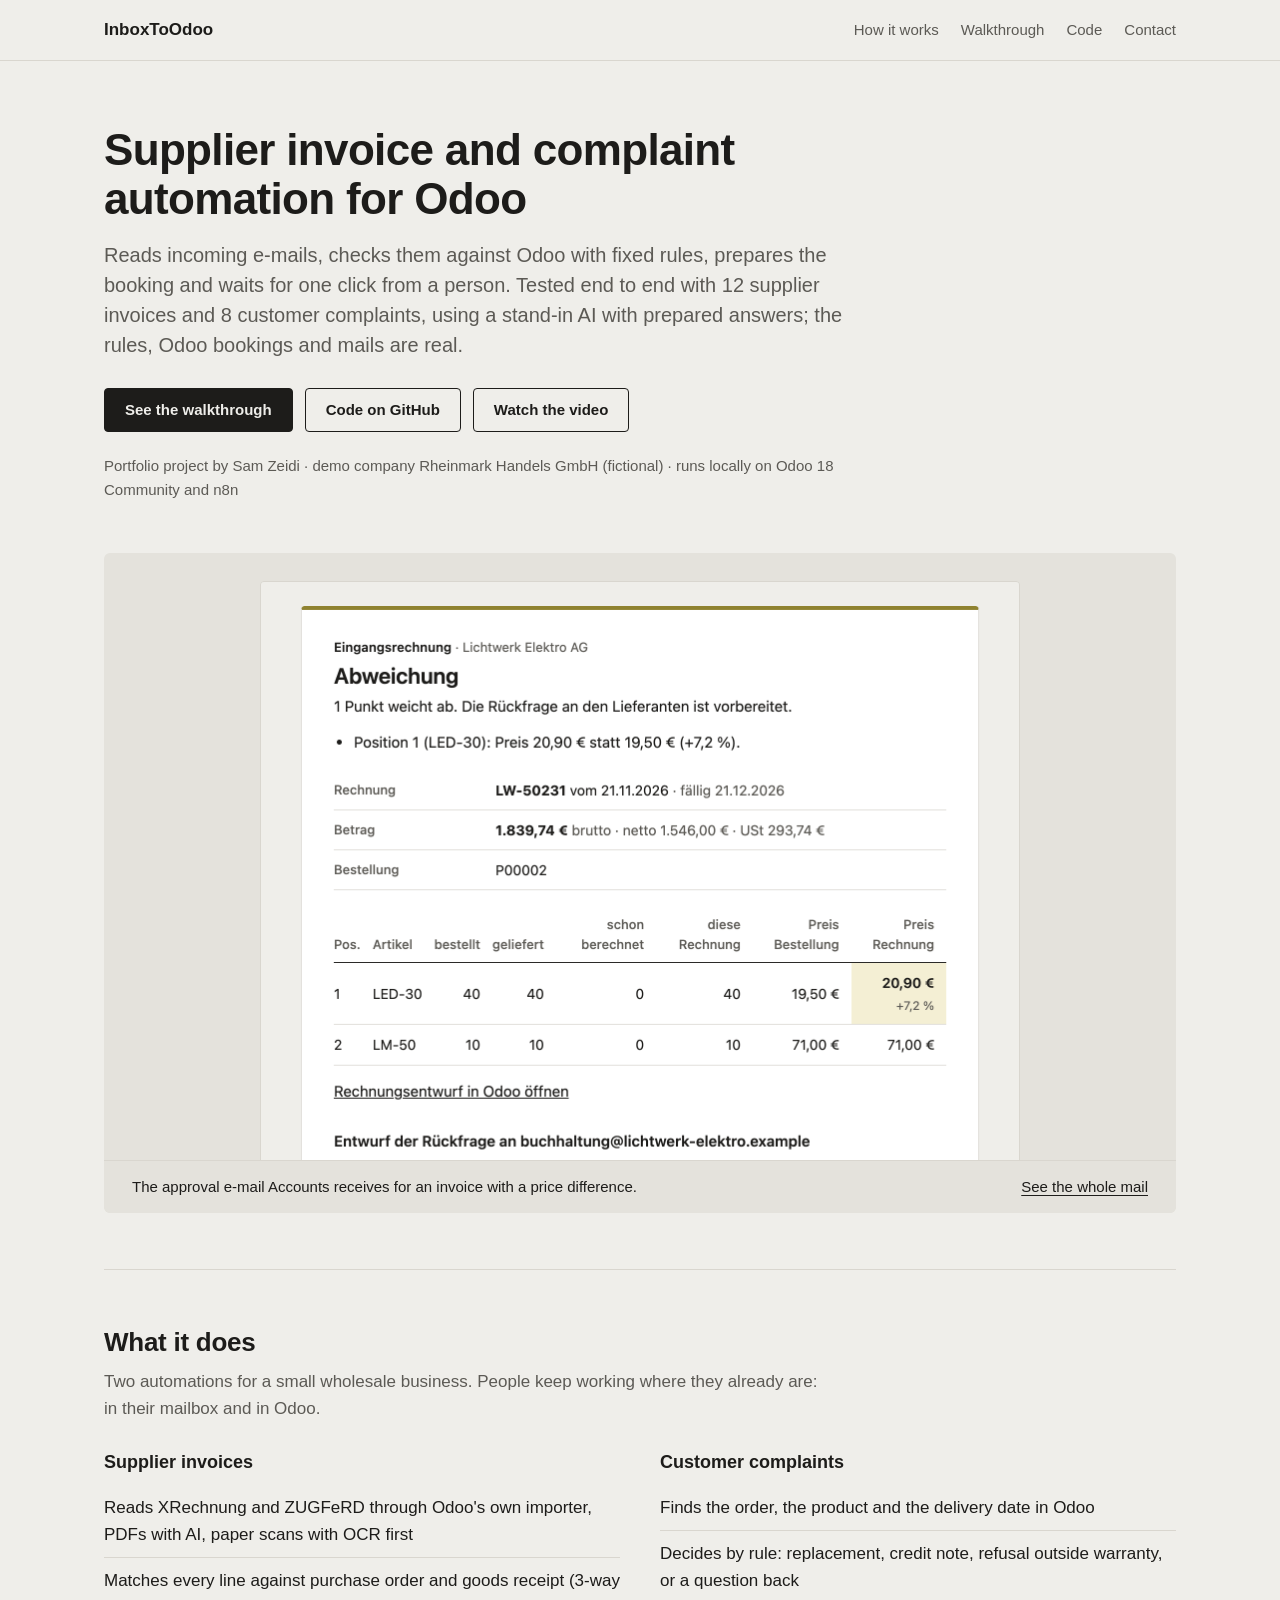
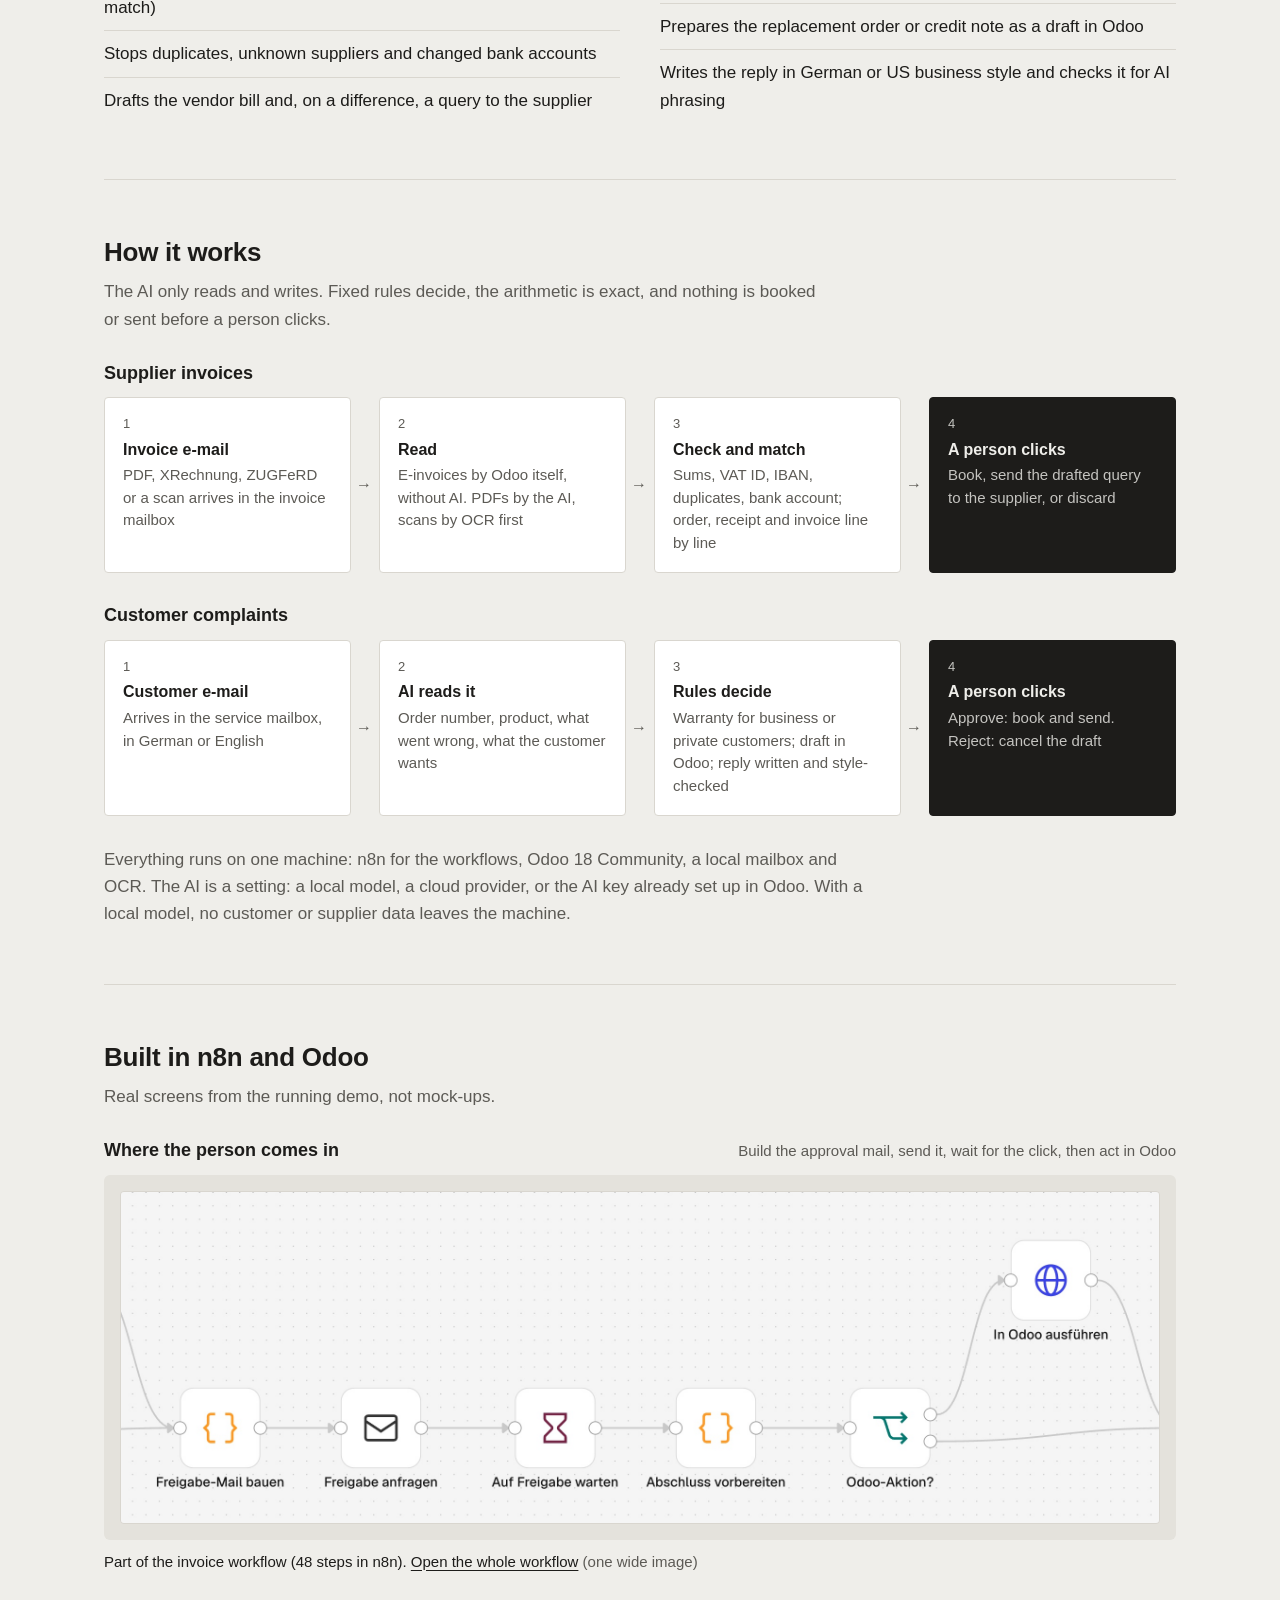
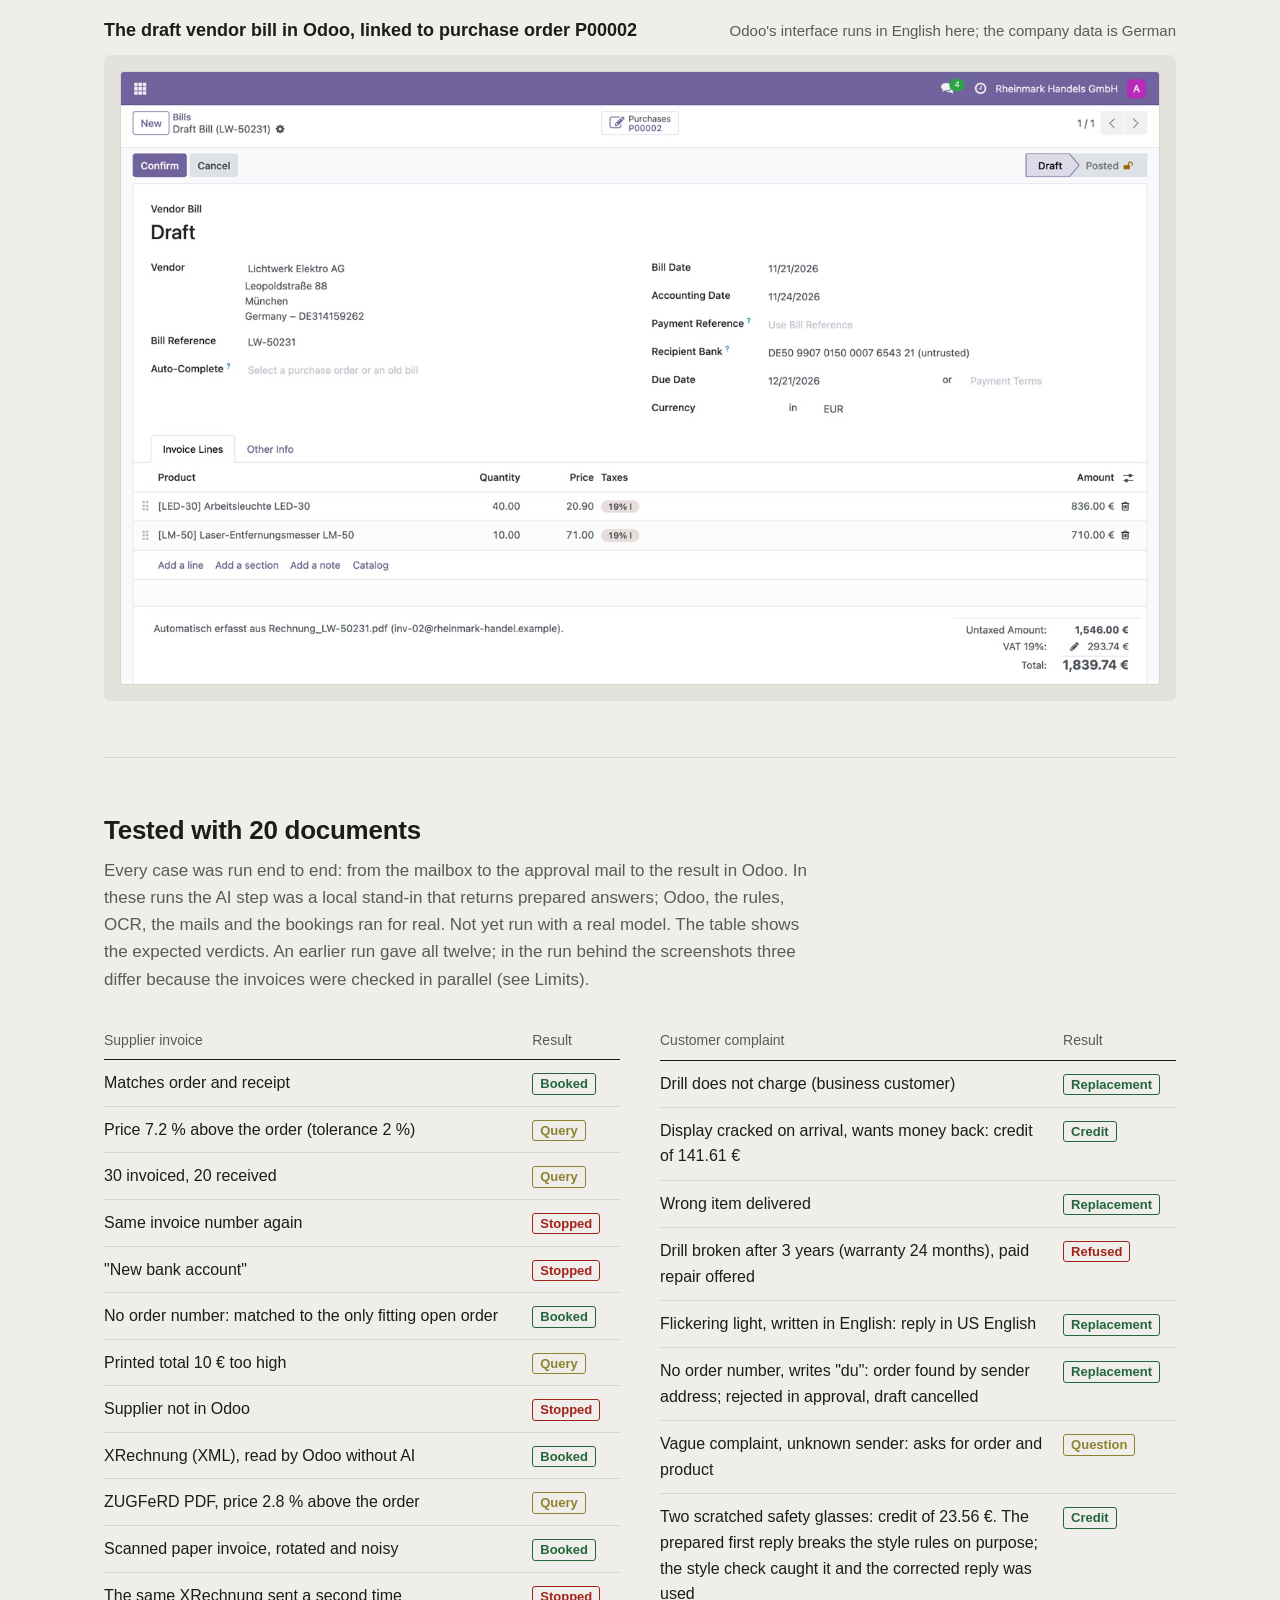
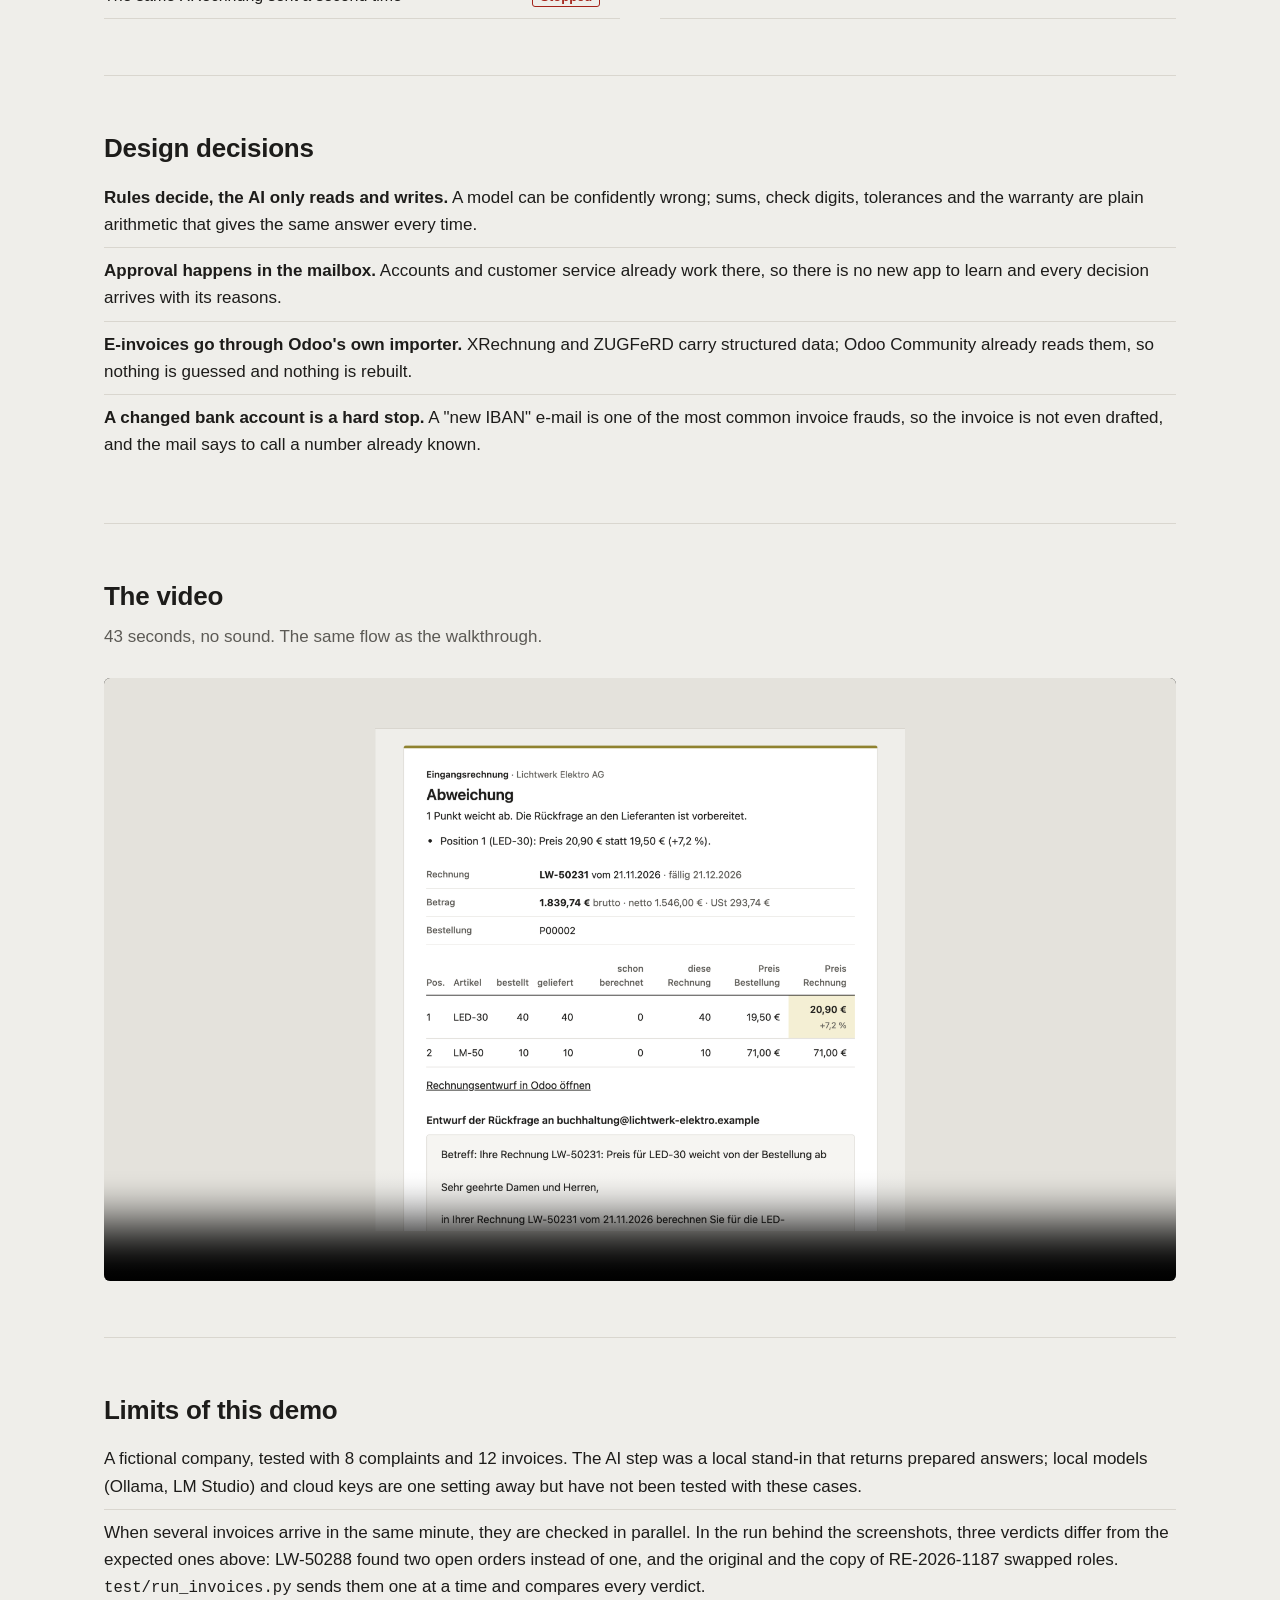
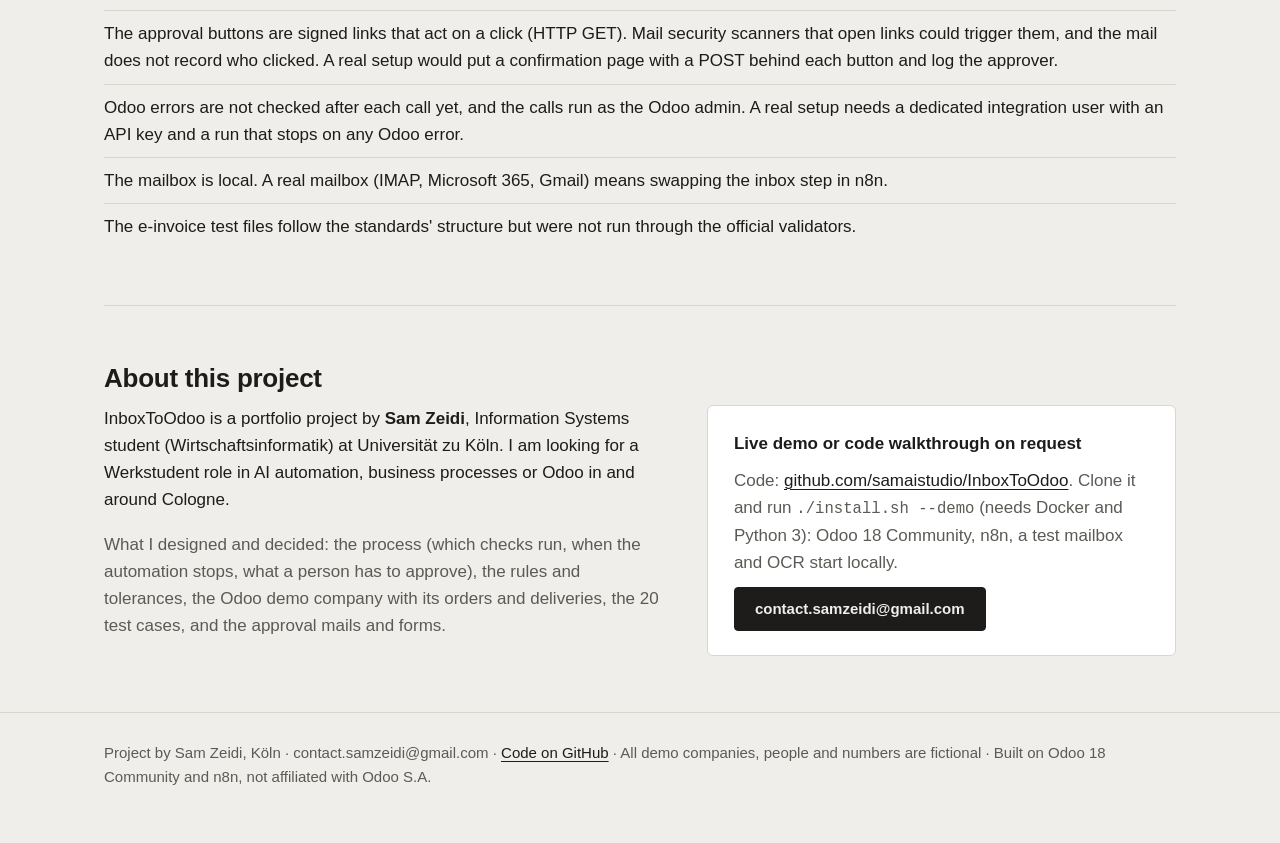
<file: docs/index.html>
<!doctype html>
<html lang="en">
<head>
<meta charset="utf-8">
<meta name="viewport" content="width=device-width, initial-scale=1">
<title>InboxToOdoo</title>
<meta name="description" content="Invoice and complaint automation for Odoo: reads incoming e-mails, checks them against Odoo with fixed rules, prepares the booking and waits for one click from a person. A portfolio project by Sam Zeidi.">
<link rel="stylesheet" href="style.css">
</head>
<body>
<header class="top"><div class="wrap">
  <a class="brand" href="./">InboxToOdoo</a>
  <nav><a class="hide-s" href="#how">How it works</a><a href="tutorial.html">Walkthrough</a><a href="https://github.com/samaistudio/InboxToOdoo">Code</a><a href="#about">Contact</a></nav>
</div></header>

<main class="wrap">
  <div class="hero">
    <h1>Supplier invoice and complaint automation for Odoo</h1>
    <p class="lead">Reads incoming e-mails, checks them against Odoo with fixed rules, prepares the booking and waits for one click from a person. Tested end to end with 12 supplier invoices and 8 customer complaints, using a stand-in AI with prepared answers; the rules, Odoo bookings and mails are real.</p>
    <div class="actions"><a class="btn primary" href="tutorial.html">See the walkthrough</a><a class="btn" href="https://github.com/samaistudio/InboxToOdoo">Code on GitHub</a><a class="btn" href="#video">Watch the video</a></div>
    <p class="meta">Portfolio project by Sam Zeidi · demo company Rheinmark Handels GmbH (fictional) · runs locally on Odoo 18 Community and n8n</p>
  </div>

  <div class="mat hero-shot">
    <picture><source media="(max-width: 640px)" srcset="assets/hero-mobile.png"><img src="assets/tut-3-invoice.png" width="760" alt="Approval e-mail for an invoice from Lichtwerk Elektro AG: one price is 7.2 % above the purchase order. The line table shows ordered, delivered and invoiced quantities; only the price cell that breaks the rule is marked."></picture>
    <div class="more"><span>The approval e-mail Accounts receives for an invoice with a price difference.</span><a href="tutorial.html#step-3">See the whole mail</a></div>
  </div>

  <section>
    <h2>What it does</h2>
    <p class="sub">Two automations for a small wholesale business. People keep working where they already are: in their mailbox and in Odoo.</p>
    <div class="cols">
      <div>
        <h3>Supplier invoices</h3>
        <ul class="plain">
          <li>Reads XRechnung and ZUGFeRD through Odoo's own importer, PDFs with AI, paper scans with OCR first</li>
          <li>Matches every line against purchase order and goods receipt (3-way match)</li>
          <li>Stops duplicates, unknown suppliers and changed bank accounts</li>
          <li>Drafts the vendor bill and, on a difference, a query to the supplier</li>
        </ul>
      </div>
      <div>
        <h3>Customer complaints</h3>
        <ul class="plain">
          <li>Finds the order, the product and the delivery date in Odoo</li>
          <li>Decides by rule: replacement, credit note, refusal outside warranty, or a question back</li>
          <li>Prepares the replacement order or credit note as a draft in Odoo</li>
          <li>Writes the reply in German or US business style and checks it for AI phrasing</li>
        </ul>
      </div>
    </div>
  </section>

  <section id="how">
    <h2>How it works</h2>
    <p class="sub">The AI only reads and writes. Fixed rules decide, the arithmetic is exact, and nothing is booked or sent before a person clicks.</p>
    <div class="flow">
      <h3>Supplier invoices</h3>
      <ol class="steps">
        <li><b>Invoice e-mail</b><span>PDF, XRechnung, ZUGFeRD or a scan arrives in the invoice mailbox</span></li>
        <li><b>Read</b><span>E-invoices by Odoo itself, without AI. PDFs by the AI, scans by OCR first</span></li>
        <li><b>Check and match</b><span>Sums, VAT ID, IBAN, duplicates, bank account; order, receipt and invoice line by line</span></li>
        <li class="human"><b>A person clicks</b><span>Book, send the drafted query to the supplier, or discard</span></li>
      </ol>
    </div>
    <div class="flow">
      <h3>Customer complaints</h3>
      <ol class="steps">
        <li><b>Customer e-mail</b><span>Arrives in the service mailbox, in German or English</span></li>
        <li><b>AI reads it</b><span>Order number, product, what went wrong, what the customer wants</span></li>
        <li><b>Rules decide</b><span>Warranty for business or private customers; draft in Odoo; reply written and style-checked</span></li>
        <li class="human"><b>A person clicks</b><span>Approve: book and send. Reject: cancel the draft</span></li>
      </ol>
    </div>
    <p class="muted" style="margin:0;max-width:760px">Everything runs on one machine: n8n for the workflows, Odoo 18 Community, a local mailbox and OCR. The AI is a setting: a local model, a cloud provider, or the AI key already set up in Odoo. With a local model, no customer or supplier data leaves the machine.</p>
  </section>

  <section>
    <h2>Built in n8n and Odoo</h2>
    <p class="sub">Real screens from the running demo, not mock-ups.</p>
    <div class="build">
      <div>
        <div class="label"><h3>Where the person comes in</h3><span>Build the approval mail, send it, wait for the click, then act in Odoo</span></div>
        <div class="mat" style="padding:16px"><img class="shot" src="assets/n8n-approval-detail.jpg" width="1100" height="350" alt="Detail of the n8n workflow: Freigabe-Mail bauen, Freigabe anfragen, Auf Freigabe warten, Abschluss vorbereiten, Odoo-Aktion? and In Odoo ausführen. The workflow pauses at 'Auf Freigabe warten' until a person clicks a button in the mail."></div>
        <p class="wf-more">Part of the invoice workflow (48 steps in n8n). <a href="assets/n8n-invoice-workflow.jpg">Open the whole workflow</a> <span class="muted">(one wide image)</span></p>
      </div>
      <div>
        <div class="label"><h3>The draft vendor bill in Odoo, linked to purchase order P00002</h3><span>Odoo's interface runs in English here; the company data is German</span></div>
        <div class="mat" style="padding:16px"><img class="shot" src="assets/odoo-draft-bill.jpg" width="1440" height="850" alt="Draft bill LW-50231 in Odoo for Lichtwerk Elektro AG, with a link to purchase order P00002, the two invoice lines, the total of 1,839.74 euros and the note that it was captured automatically from the PDF."></div>
      </div>
    </div>
  </section>

  <section>
    <h2>Tested with 20 documents</h2>
    <p class="sub">Every case was run end to end: from the mailbox to the approval mail to the result in Odoo. In these runs the AI step was a local stand-in that returns prepared answers; Odoo, the rules, OCR, the mails and the bookings ran for real. Not yet run with a real model. The table shows the expected verdicts. An earlier run gave all twelve; in the run behind the screenshots three differ because the invoices were checked in parallel (see Limits).</p>
    <div class="tables">
      <table>
        <tr><th>Supplier invoice</th><th>Result</th></tr>
        <tr><td>Matches order and receipt</td><td class="v"><span class="tag ok">Booked</span></td></tr>
        <tr><td>Price 7.2 % above the order (tolerance 2 %)</td><td class="v"><span class="tag look">Query</span></td></tr>
        <tr><td>30 invoiced, 20 received</td><td class="v"><span class="tag look">Query</span></td></tr>
        <tr><td>Same invoice number again</td><td class="v"><span class="tag stop">Stopped</span></td></tr>
        <tr><td>"New bank account"</td><td class="v"><span class="tag stop">Stopped</span></td></tr>
        <tr><td>No order number: matched to the only fitting open order</td><td class="v"><span class="tag ok">Booked</span></td></tr>
        <tr><td>Printed total 10 € too high</td><td class="v"><span class="tag look">Query</span></td></tr>
        <tr><td>Supplier not in Odoo</td><td class="v"><span class="tag stop">Stopped</span></td></tr>
        <tr><td>XRechnung (XML), read by Odoo without AI</td><td class="v"><span class="tag ok">Booked</span></td></tr>
        <tr><td>ZUGFeRD PDF, price 2.8 % above the order</td><td class="v"><span class="tag look">Query</span></td></tr>
        <tr><td>Scanned paper invoice, rotated and noisy</td><td class="v"><span class="tag ok">Booked</span></td></tr>
        <tr><td>The same XRechnung sent a second time</td><td class="v"><span class="tag stop">Stopped</span></td></tr>
      </table>
      <table>
        <tr><th>Customer complaint</th><th>Result</th></tr>
        <tr><td>Drill does not charge (business customer)</td><td class="v"><span class="tag ok">Replacement</span></td></tr>
        <tr><td>Display cracked on arrival, wants money back: credit of 141.61 €</td><td class="v"><span class="tag ok">Credit</span></td></tr>
        <tr><td>Wrong item delivered</td><td class="v"><span class="tag ok">Replacement</span></td></tr>
        <tr><td>Drill broken after 3 years (warranty 24 months), paid repair offered</td><td class="v"><span class="tag stop">Refused</span></td></tr>
        <tr><td>Flickering light, written in English: reply in US English</td><td class="v"><span class="tag ok">Replacement</span></td></tr>
        <tr><td>No order number, writes "du": order found by sender address; rejected in approval, draft cancelled</td><td class="v"><span class="tag ok">Replacement</span></td></tr>
        <tr><td>Vague complaint, unknown sender: asks for order and product</td><td class="v"><span class="tag look">Question</span></td></tr>
        <tr><td>Two scratched safety glasses: credit of 23.56 €. The prepared first reply breaks the style rules on purpose; the style check caught it and the corrected reply was used</td><td class="v"><span class="tag ok">Credit</span></td></tr>
      </table>
    </div>
  </section>

  <section>
    <h2>Design decisions</h2>
    <ul class="plain decisions">
      <li><b>Rules decide, the AI only reads and writes.</b> A model can be confidently wrong; sums, check digits, tolerances and the warranty are plain arithmetic that gives the same answer every time.</li>
      <li><b>Approval happens in the mailbox.</b> Accounts and customer service already work there, so there is no new app to learn and every decision arrives with its reasons.</li>
      <li><b>E-invoices go through Odoo's own importer.</b> XRechnung and ZUGFeRD carry structured data; Odoo Community already reads them, so nothing is guessed and nothing is rebuilt.</li>
      <li><b>A changed bank account is a hard stop.</b> A "new IBAN" e-mail is one of the most common invoice frauds, so the invoice is not even drafted, and the mail says to call a number already known.</li>
    </ul>
  </section>

  <section id="video">
    <h2>The video</h2>
    <p class="sub">43 seconds, no sound. The same flow as the walkthrough.</p>
    <video src="assets/inboxtoodoo.mp4" poster="assets/poster.png" controls playsinline preload="none"></video>
  </section>

  <section>
    <h2>Limits of this demo</h2>
    <ul class="plain">
      <li>A fictional company, tested with 8 complaints and 12 invoices. The AI step was a local stand-in that returns prepared answers; local models (Ollama, LM Studio) and cloud keys are one setting away but have not been tested with these cases.</li>
      <li>When several invoices arrive in the same minute, they are checked in parallel. In the run behind the screenshots, three verdicts differ from the expected ones above: LW-50288 found two open orders instead of one, and the original and the copy of RE-2026-1187 swapped roles. <code>test/run_invoices.py</code> sends them one at a time and compares every verdict.</li>
      <li>The approval buttons are signed links that act on a click (HTTP GET). Mail security scanners that open links could trigger them, and the mail does not record who clicked. A real setup would put a confirmation page with a POST behind each button and log the approver.</li>
      <li>Odoo errors are not checked after each call yet, and the calls run as the Odoo admin. A real setup needs a dedicated integration user with an API key and a run that stops on any Odoo error.</li>
      <li>The mailbox is local. A real mailbox (IMAP, Microsoft 365, Gmail) means swapping the inbox step in n8n.</li>
      <li>The e-invoice test files follow the standards' structure but were not run through the official validators.</li>
    </ul>
  </section>

  <section id="about">
    <h2>About this project</h2>
    <div class="about">
      <div>
        <p style="margin-top:0">InboxToOdoo is a portfolio project by <b>Sam Zeidi</b>, Information Systems student (Wirtschaftsinformatik) at Universität zu Köln. I am looking for a Werkstudent role in AI automation, business processes or Odoo in and around Cologne.</p>
        <p class="muted" style="margin-bottom:0">What I designed and decided: the process (which checks run, when the automation stops, what a person has to approve), the rules and tolerances, the Odoo demo company with its orders and deliveries, the 20 test cases, and the approval mails and forms.</p>
      </div>
      <div class="card">
        <p><b>Live demo or code walkthrough on request</b></p>
        <p class="muted">Code: <a href="https://github.com/samaistudio/InboxToOdoo">github.com/samaistudio/InboxToOdoo</a>. Clone it and run <code>./install.sh --demo</code> (needs Docker and Python 3): Odoo 18 Community, n8n, a test mailbox and OCR start locally.</p>
        <p><a class="btn primary" href="mailto:contact.samzeidi@gmail.com?subject=InboxToOdoo">contact.samzeidi@gmail.com</a></p>
      </div>
    </div>
  </section>
</main>

<footer><div class="wrap">
  Project by Sam Zeidi, Köln · contact.samzeidi@gmail.com · <a href="https://github.com/samaistudio/InboxToOdoo">Code on GitHub</a> · All demo companies, people and numbers are fictional · Built on Odoo 18 Community and n8n, not affiliated with Odoo S.A.
</div></footer>
</body>
</html>
</file>
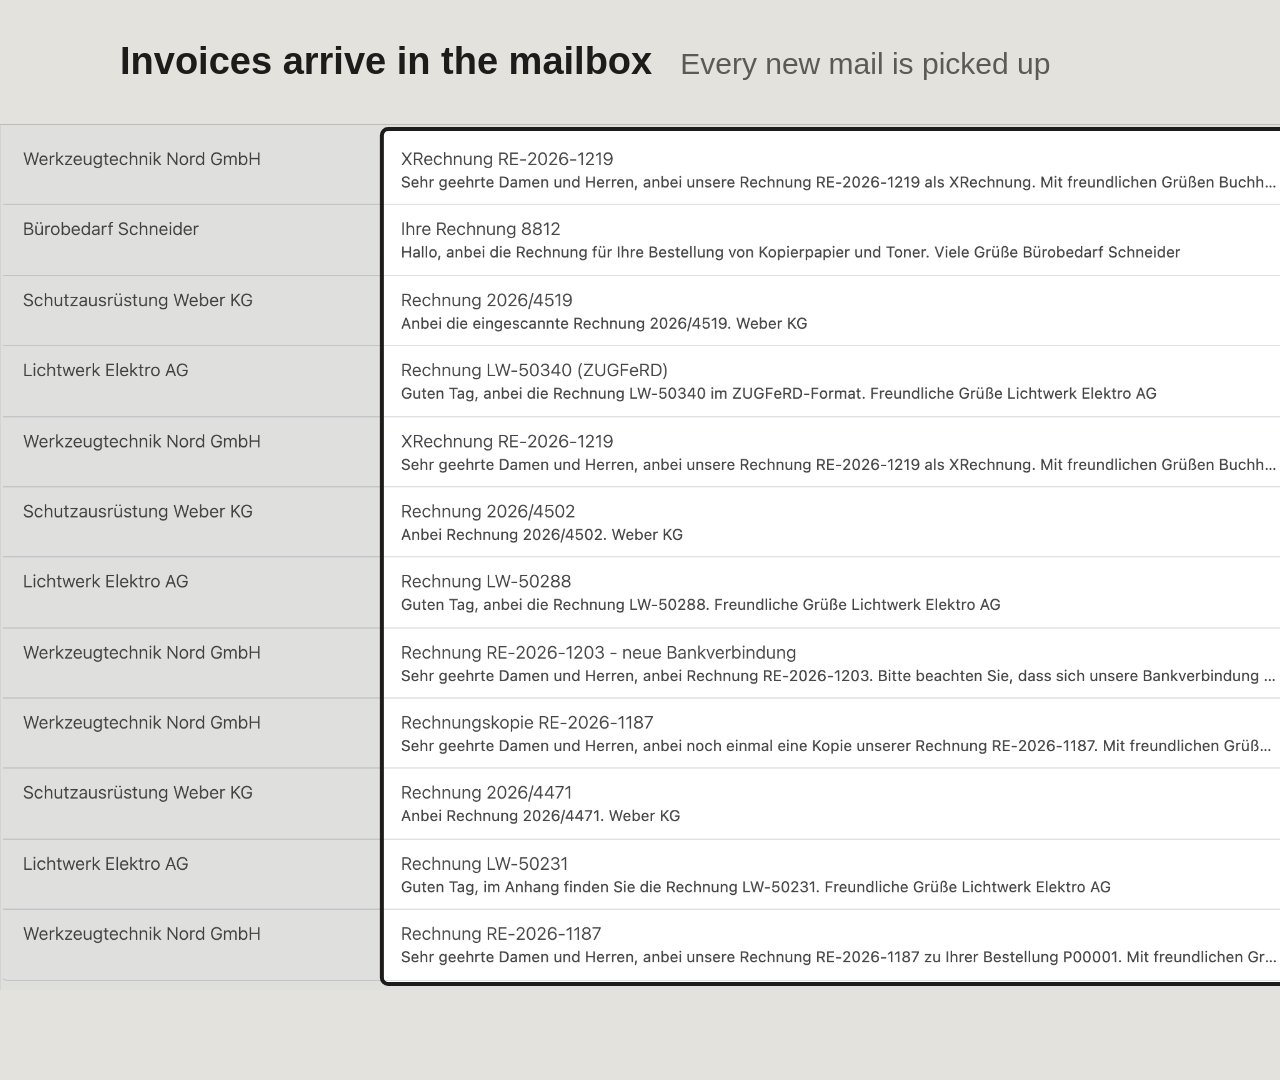
<file: docs/frame.html>
<!doctype html>
<html lang="en"><head><meta charset="utf-8"><title>frame</title>
<style>
html,body{margin:0;width:1920px;height:1080px;background:#e4e2dc;color:#1d1c1a;font-family:-apple-system,BlinkMacSystemFont,'Segoe UI',Helvetica,Arial,sans-serif;overflow:hidden}
.card{position:absolute;inset:0;display:flex;flex-direction:column;justify-content:center;padding:0 180px}
.card h1{font-size:84px;margin:0 0 22px;color:#1d1c1a;letter-spacing:-.015em;font-weight:650}
.card p{font-size:36px;color:#5c5a55;margin:0;max-width:1300px;line-height:1.35}
.card .small{font-size:26px;margin-top:48px}
.step{position:absolute;inset:0}
/* caption at the top: the bottom of the frame is where a browser draws the video controls */
.cap{position:absolute;left:120px;right:120px;top:40px;display:flex;gap:28px;align-items:baseline}
.cap b{font-size:38px;color:#1d1c1a;font-weight:650;white-space:nowrap}
.cap span{font-size:30px;color:#5c5a55}
.shotbox{position:absolute;left:50%;top:124px;transform:translateX(-50%)}
.shotbox img{display:block;border:1px solid #d9d6cf;background:#fff}
.shotbox svg{position:absolute;inset:0;width:100%;height:100%}
</style></head><body>
<div id="root"></div>
<script>
const q = new URLSearchParams(location.search);
const kind = q.get('k');
fetch('assets/tutorial.json').then(r => r.json()).then(steps => {
  const root = document.getElementById('root');
  if (kind === 'title') {
    root.innerHTML = `<div class="card"><h1>InboxToOdoo</h1><p>Supplier invoice and complaint automation for Odoo. Reads the e-mail, checks it against Odoo with fixed rules, prepares the booking and waits for one click.</p></div>`;
  } else if (kind === 'end') {
    root.innerHTML = `<div class="card"><h1>Rules decide. People approve.</h1><p>The AI only reads and writes. Runs on one machine with Odoo 18 Community and n8n, with a local or cloud AI of your choice.</p><p class="small">Demo company and data are fictional. Project by Sam Zeidi, Köln.</p></div>`;
  } else {
    // one frame per note: the screenshot as large as fits the width, moved so that note is in view
    const s = steps[+q.get('s')], k = +(q.get('n') || 0), n0 = s.notes[k];
    const boxW = 1680, boxH = 900;
    const scale = Math.min(boxW / s.w, 1.25);
    const W = s.w * scale, H = s.h * scale, viewH = Math.min(H, boxH);
    const off = H > boxH ? Math.min(0, Math.max(boxH - H, boxH / 2 - (n0.r[1] + n0.r[3] / 2) * scale)) : 0;
    // only the note on screen is cut out of a light veil (one or more parts), like the walkthrough page; ?clean shows the plain screen
    const parts = (n0.parts || [n0.r]).map(r => [r[0] - 6, r[1] - 6, r[2] + 12, r[3] + 12]);
    const holes = parts.map(([x, y, w, h]) => `<rect x="${x}" y="${y}" width="${w}" height="${h}" rx="5" fill="black"/>`).join('');
    root.innerHTML = `<div class="step"><div class="shotbox" style="${q.has('nocap') ? `top:${(1080 - viewH) / 2}px;` : ''}width:${W}px;height:${viewH}px;overflow:hidden"><div style="position:relative;width:${W}px;height:${H}px;transform:translateY(${off}px)"><img src="${s.img}" style="width:${W}px;height:${H}px">
      <svg viewBox="0 0 ${s.w} ${s.h}" style="position:absolute;inset:0;width:100%;height:100%"><defs><mask id="m"><rect width="${s.w}" height="${s.h}" fill="white"/>${holes}</mask></defs>
      ${q.has('clean') ? '' : `<rect width="${s.w}" height="${s.h}" fill="#1d1c1a" fill-opacity=".14" mask="url(#m)"/>${parts.map(([x, y, w, h]) => `<rect x="${x}" y="${y}" width="${w}" height="${h}" rx="5" fill="none" stroke="#1d1c1a" stroke-width="4" vector-effect="non-scaling-stroke"/>`).join('')}`}</svg></div></div>
      ${q.has('nocap') ? '' : `<div class="cap"><b>${s.title}</b><span>${n0.t}</span></div>`}</div>`;
  }
  document.title = 'ready';
});
</script></body></html>
</file>
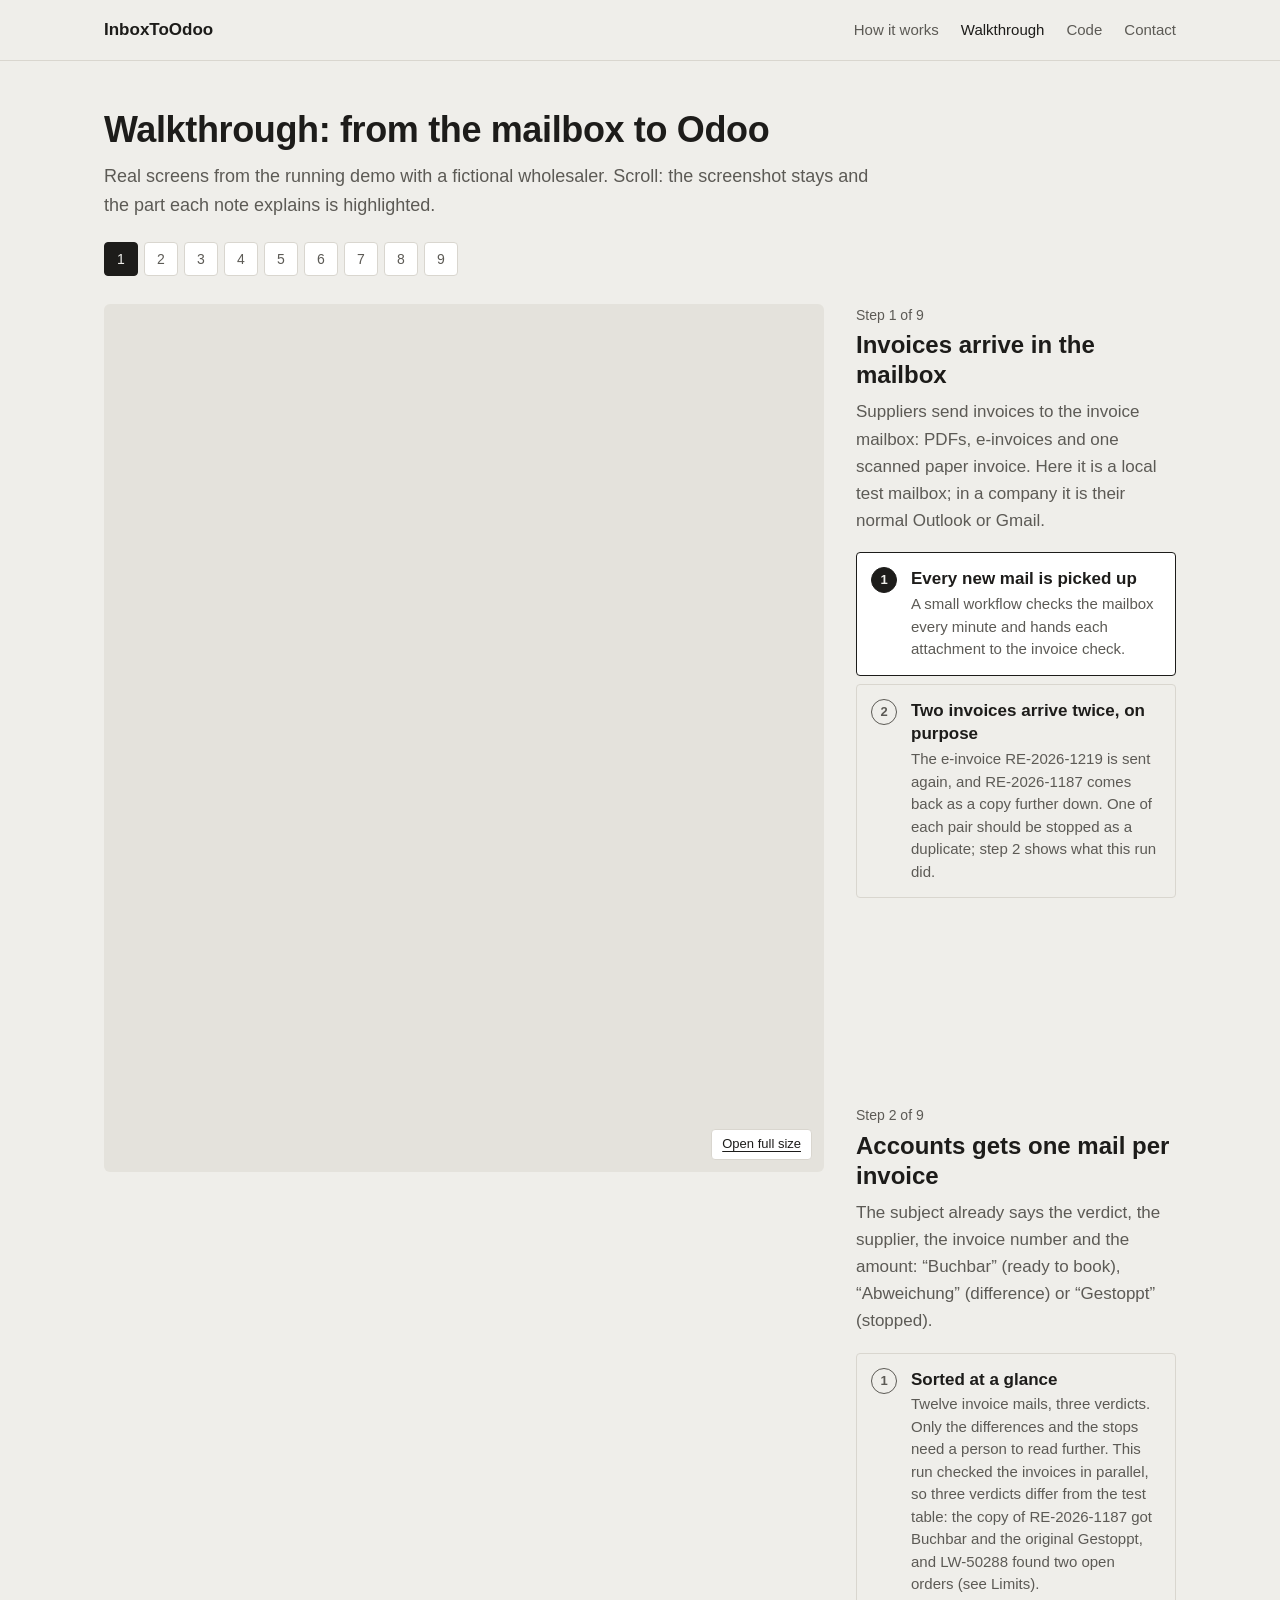
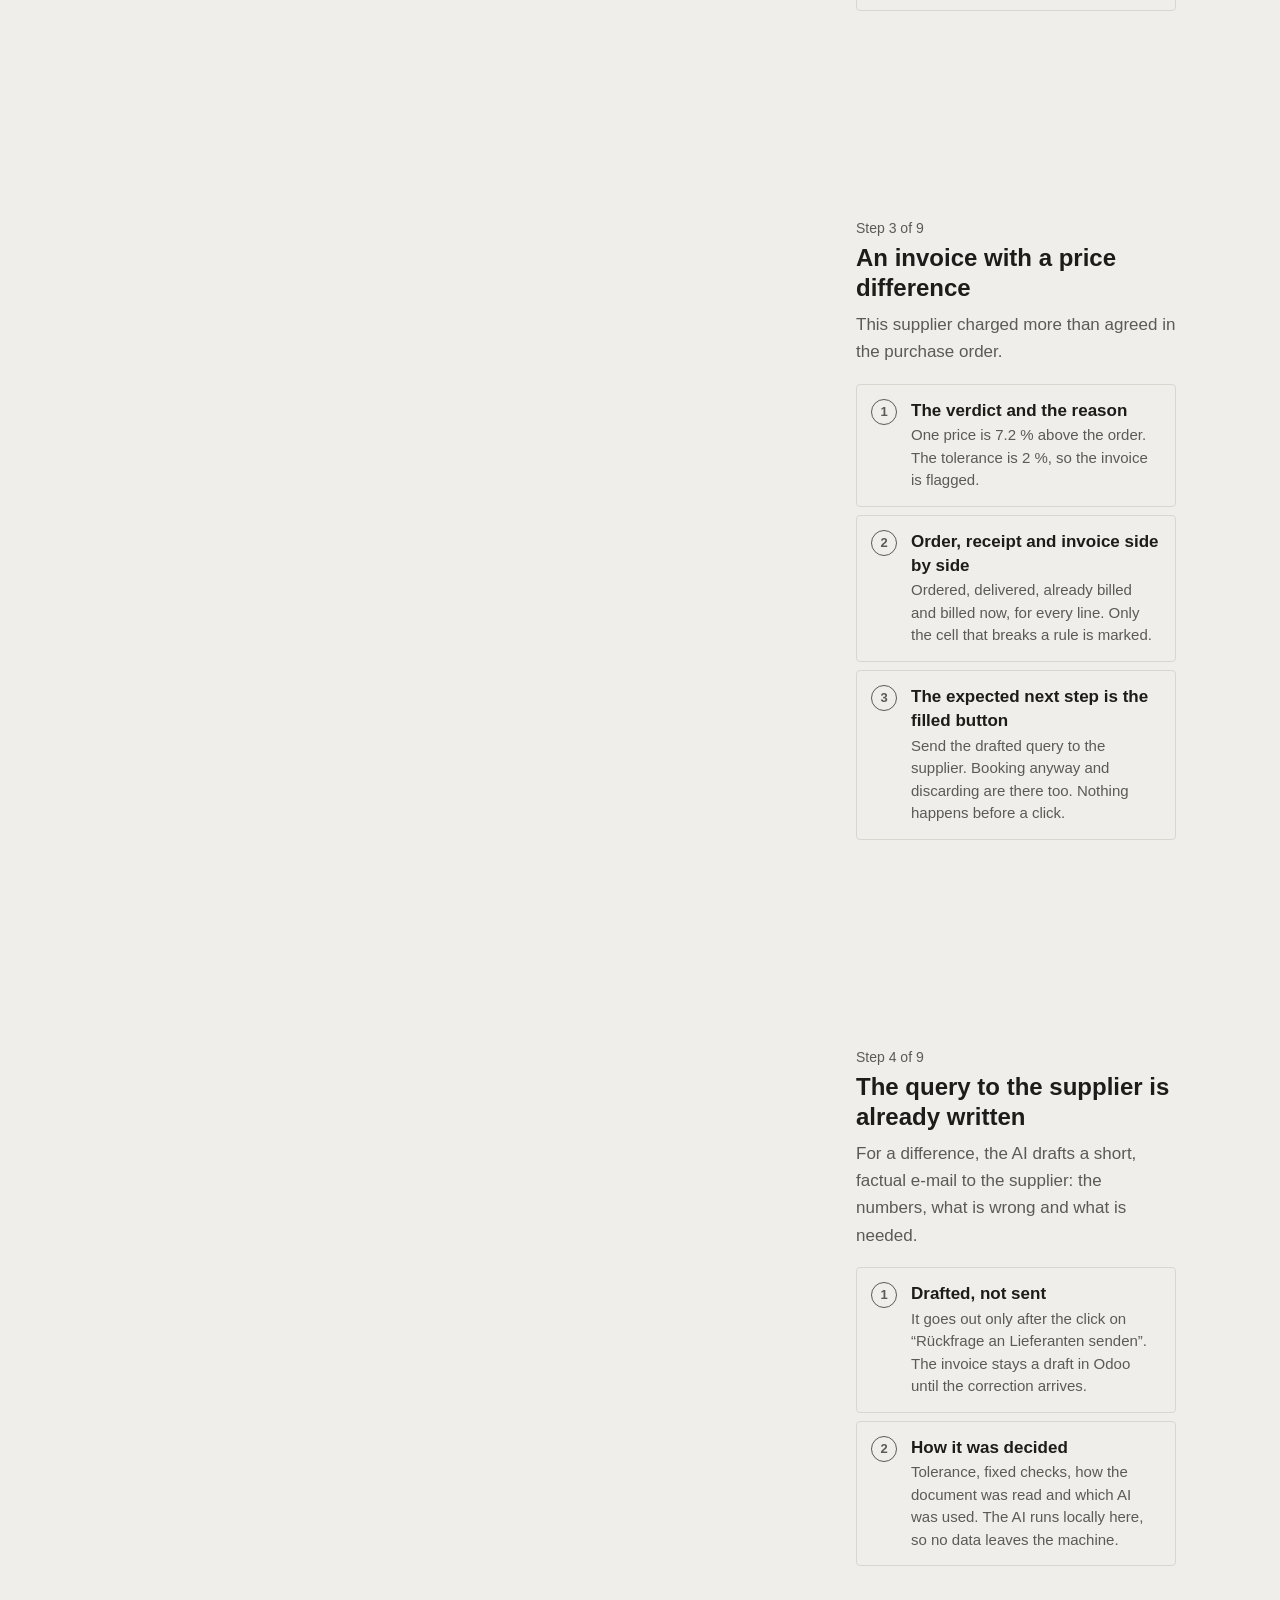
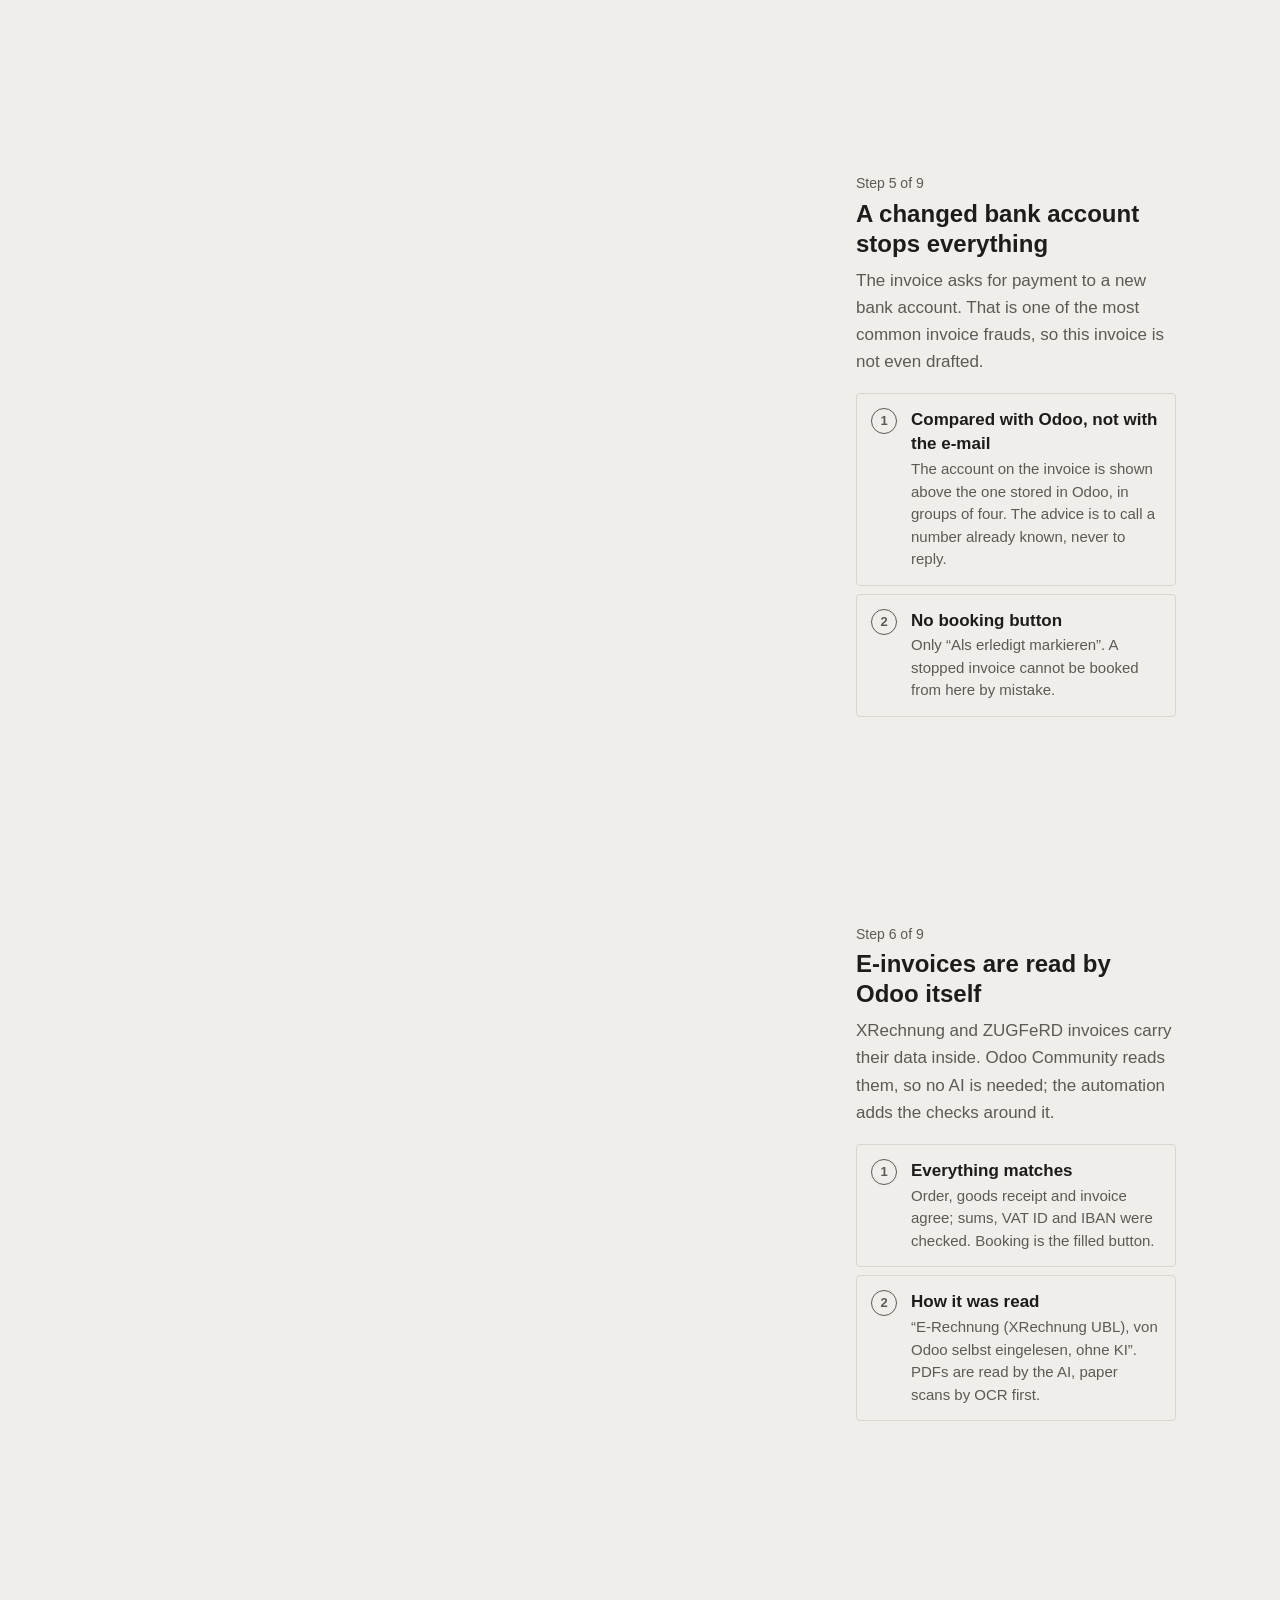
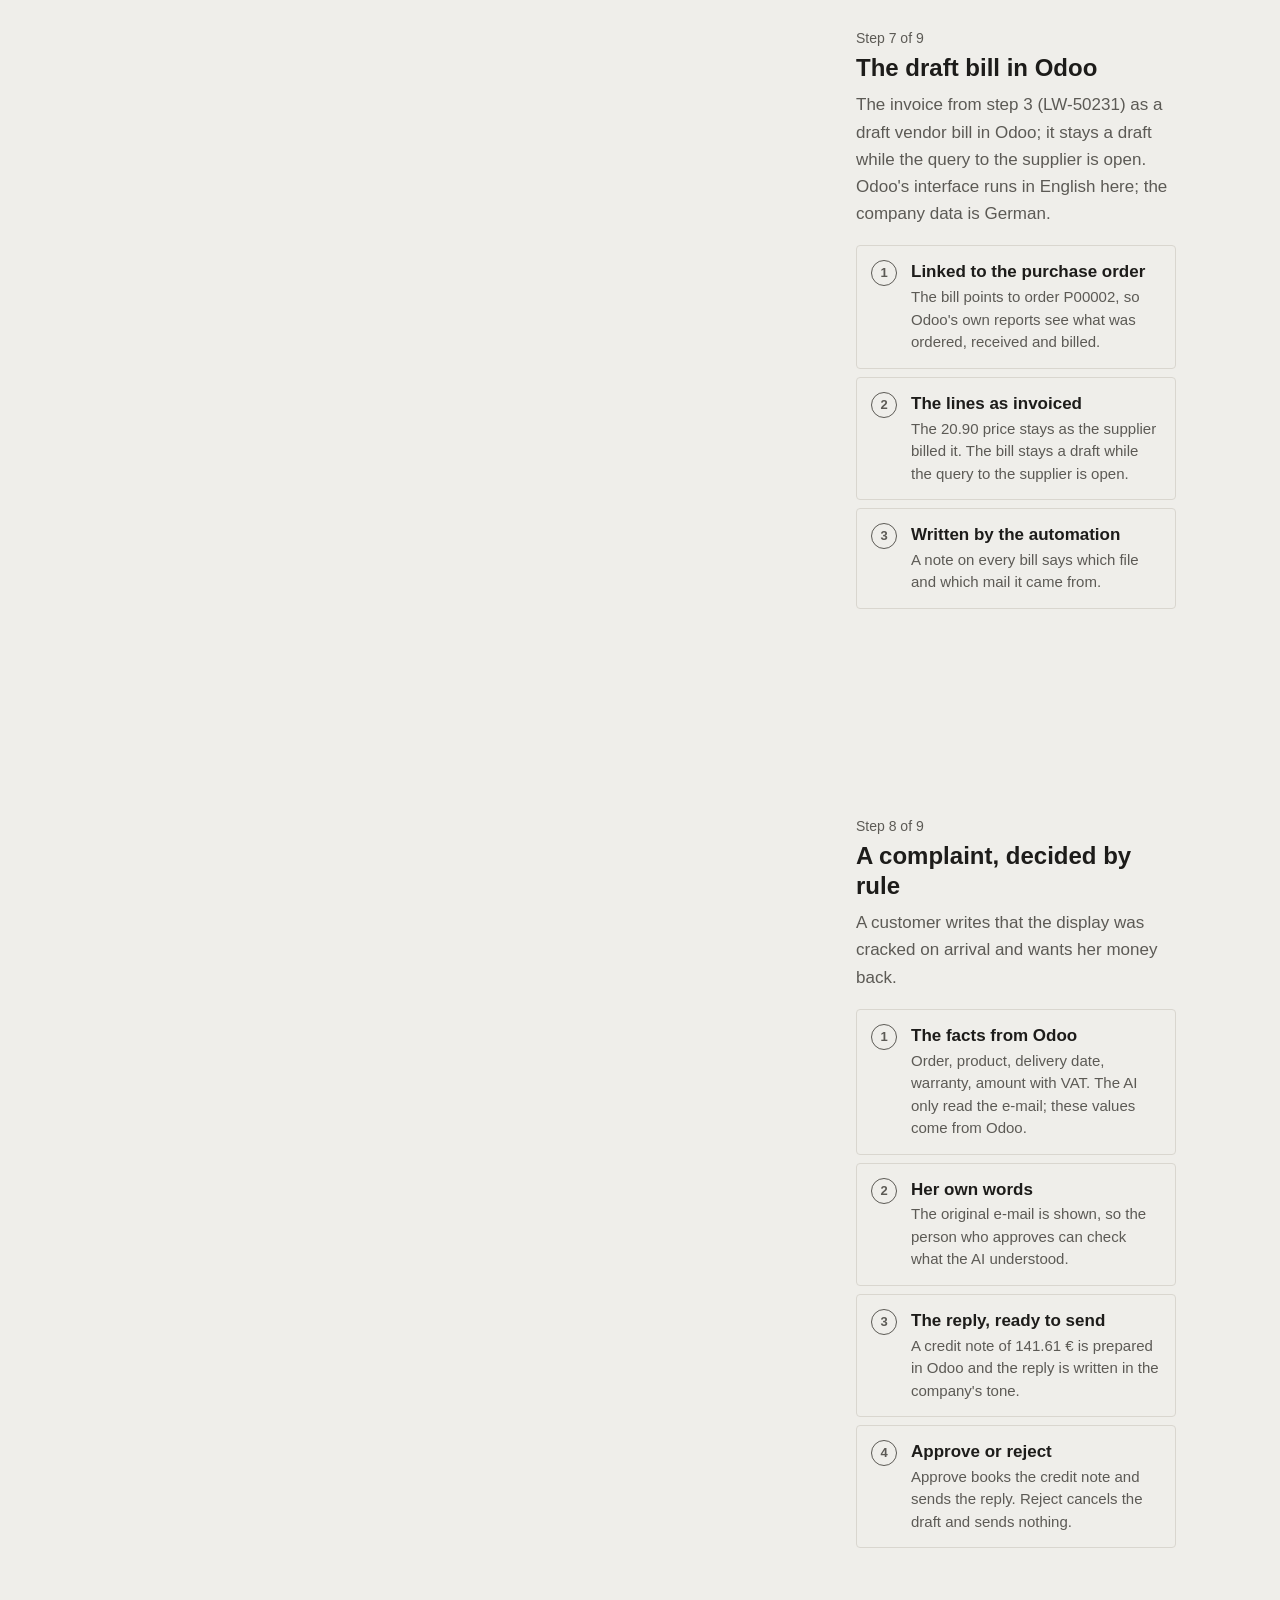
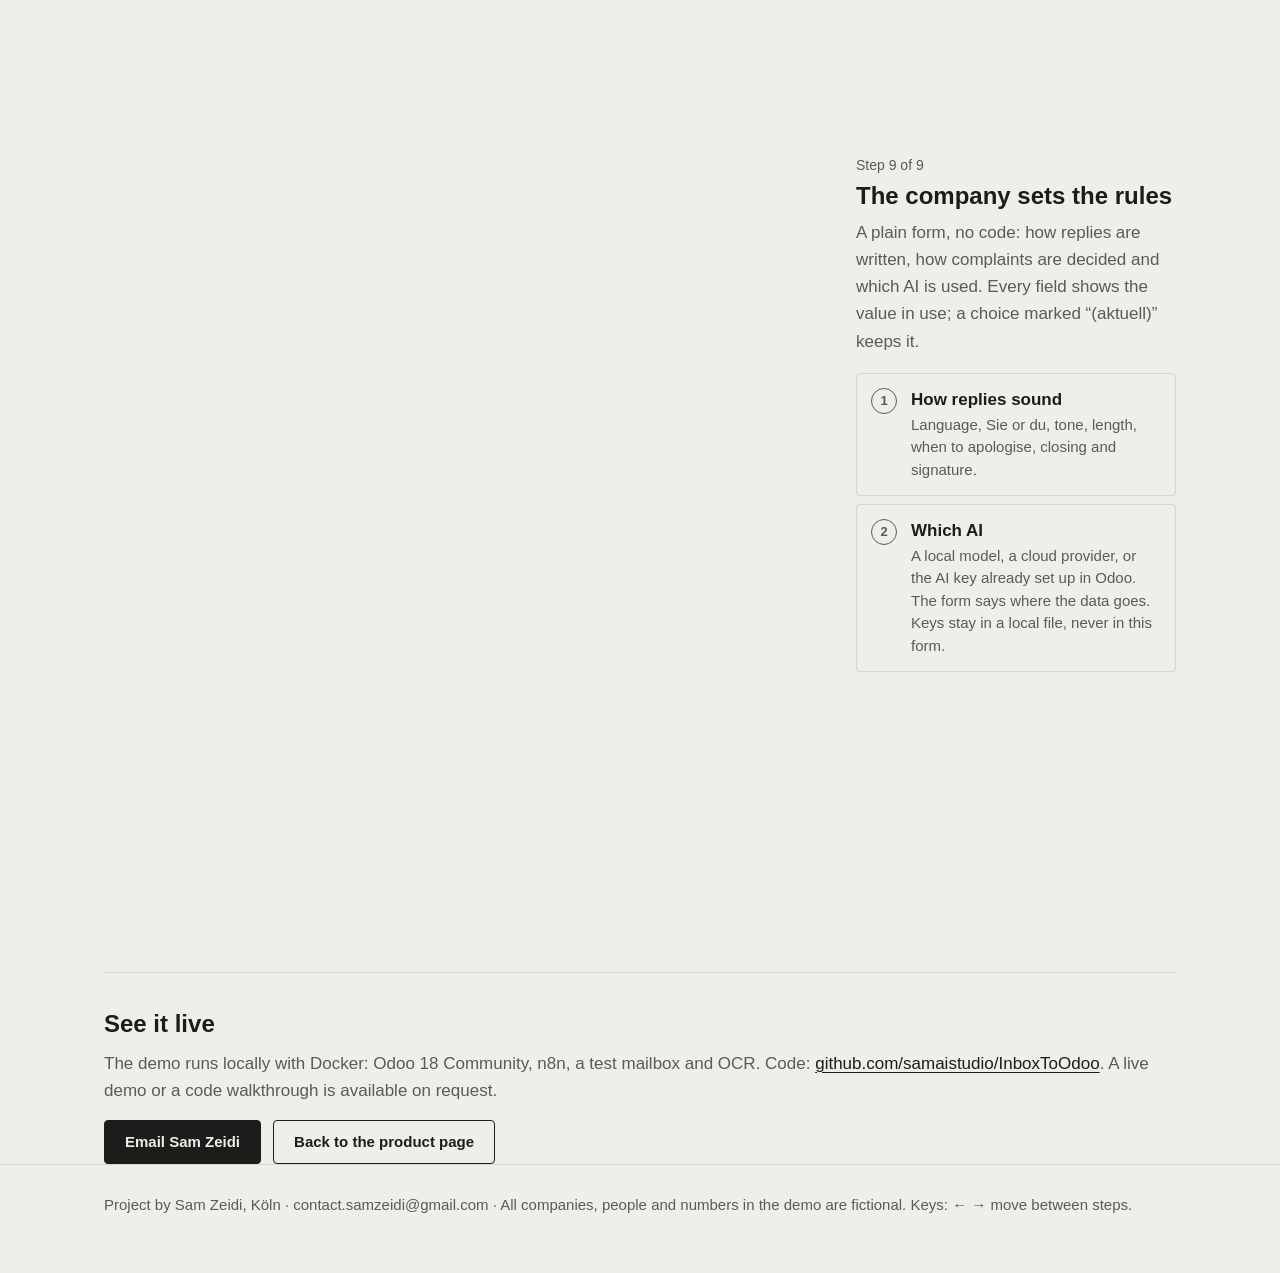
<file: docs/tutorial.html>
<!doctype html>
<html lang="en">
<head>
<meta charset="utf-8">
<meta name="viewport" content="width=device-width, initial-scale=1">
<title>InboxToOdoo walkthrough</title>
<meta name="description" content="Nine real screens from the InboxToOdoo demo: supplier invoices and a customer complaint, from the mailbox to the approval mail to the draft in Odoo.">
<link rel="stylesheet" href="style.css">
</head>
<body>
<header class="top"><div class="wrap">
  <a class="brand" href="./">InboxToOdoo</a>
  <nav><a class="hide-s" href="./#how">How it works</a><a class="on" href="tutorial.html">Walkthrough</a><a href="https://github.com/samaistudio/InboxToOdoo">Code</a><a href="./#about">Contact</a></nav>
</div></header>
<main class="wrap">
  <div class="tut-head">
    <h1>Walkthrough: from the mailbox to Odoo</h1>
    <p>Real screens from the running demo with a fictional wholesaler. Scroll: the screenshot stays and the part each note explains is highlighted.</p>
    <div class="index" id="index"></div>
  </div>
  <div class="walk">
    <div class="stagebox" id="stage" aria-hidden="true"><div class="frame" id="frame"><img id="img" alt=""><svg id="veil"></svg></div><div class="hint" id="hint">Scroll to go through the steps</div><a class="full" id="full" href="#">Open full size</a></div>
    <div id="steps"></div>
  </div>
  <div class="endcard">
    <h2 style="margin:0 0 6px;font-size:24px">See it live</h2>
    <p class="muted" style="margin:0">The demo runs locally with Docker: Odoo 18 Community, n8n, a test mailbox and OCR. Code: <a href="https://github.com/samaistudio/InboxToOdoo">github.com/samaistudio/InboxToOdoo</a>. A live demo or a code walkthrough is available on request.</p>
    <div class="actions"><a class="btn primary" href="mailto:contact.samzeidi@gmail.com?subject=InboxToOdoo">Email Sam Zeidi</a><a class="btn" href="./">Back to the product page</a></div>
  </div>
</main>
<footer><div class="wrap">Project by Sam Zeidi, Köln · contact.samzeidi@gmail.com · All companies, people and numbers in the demo are fictional. Keys: ← → move between steps.</div></footer>
<script>
const STEPS = [
 {
  "title": "Invoices arrive in the mailbox",
  "intro": "Suppliers send invoices to the invoice mailbox: PDFs, e-invoices and one scanned paper invoice. Here it is a local test mailbox; in a company it is their normal Outlook or Gmail.",
  "img": "assets/tut-1-inbox.png",
  "w": 1025,
  "h": 693,
  "notes": [
   {
    "t": "Every new mail is picked up",
    "d": "A small workflow checks the mailbox every minute and hands each attachment to the invoice check.",
    "r": [
     312,
     10,
     718,
     672
    ]
   },
   {
    "t": "Two invoices arrive twice, on purpose",
    "d": "The e-invoice RE-2026-1219 is sent again, and RE-2026-1187 comes back as a copy further down. One of each pair should be stopped as a duplicate; step 2 shows what this run did.",
    "r": [
     0,
     8,
     1024,
     282
    ],
    "parts": [
     [
      0,
      8,
      1024,
      56
     ],
     [
      0,
      234,
      1024,
      56
     ]
    ]
   }
  ],
  "m": {
   "img": "assets/tut-1-inbox-m.png",
   "w": 390,
   "h": 1041,
   "notes": [
    {
     "r": [
      4,
      14,
      378,
      1012
     ]
    },
    {
     "r": [
      -2,
      8,
      390,
      427
     ],
     "parts": [
      [
       -2,
       8,
       390,
       85
      ],
      [
       -2,
       350,
       390,
       85
      ]
     ]
    }
   ]
  }
 },
 {
  "title": "Accounts gets one mail per invoice",
  "intro": "The subject already says the verdict, the supplier, the invoice number and the amount: “Buchbar” (ready to book), “Abweichung” (difference) or “Gestoppt” (stopped).",
  "img": "assets/tut-2-approvals.png",
  "w": 1025,
  "h": 693,
  "notes": [
   {
    "t": "Sorted at a glance",
    "d": "Twelve invoice mails, three verdicts. Only the differences and the stops need a person to read further. This run checked the invoices in parallel, so three verdicts differ from the test table: the copy of RE-2026-1187 got Buchbar and the original Gestoppt, and LW-50288 found two open orders (see Limits).",
    "r": [
     459,
     21,
     69,
     631
    ],
    "parts": [
     [
      459,
      21,
      49,
      11
     ],
     [
      459,
      77,
      44,
      11
     ],
     [
      459,
      134,
      44,
      11
     ],
     [
      459,
      190,
      69,
      11
     ],
     [
      459,
      246,
      69,
      11
     ],
     [
      459,
      303,
      69,
      11
     ],
     [
      459,
      359,
      49,
      11
     ],
     [
      459,
      416,
      69,
      11
     ],
     [
      459,
      472,
      44,
      11
     ],
     [
      459,
      528,
      69,
      11
     ],
     [
      459,
      585,
      49,
      11
     ],
     [
      459,
      641,
      49,
      11
     ]
    ]
   }
  ],
  "m": {
   "img": "assets/tut-2-approvals-m.png",
   "w": 390,
   "h": 1041,
   "notes": [
    {
     "r": [
      154,
      50,
      69,
      950
     ],
     "parts": [
      [
       154,
       50,
       49,
       11
      ],
      [
       154,
       135,
       44,
       11
      ],
      [
       154,
       221,
       44,
       11
      ],
      [
       154,
       306,
       69,
       11
      ],
      [
       154,
       392,
       69,
       11
      ],
      [
       154,
       477,
       69,
       11
      ],
      [
       154,
       562,
       49,
       11
      ],
      [
       154,
       648,
       69,
       11
      ],
      [
       154,
       733,
       44,
       11
      ],
      [
       154,
       818,
       69,
       11
      ],
      [
       154,
       904,
       49,
       11
      ],
      [
       154,
       989,
       49,
       11
      ]
     ]
    }
   ]
  }
 },
 {
  "title": "An invoice with a price difference",
  "intro": "This supplier charged more than agreed in the purchase order.",
  "img": "assets/tut-3-invoice.png",
  "w": 760,
  "h": 1530,
  "notes": [
   {
    "t": "The verdict and the reason",
    "d": "One price is 7.2 % above the order. The tolerance is 2 %, so the invoice is flagged.",
    "r": [
     73,
     80,
     614,
     92
    ]
   },
   {
    "t": "Order, receipt and invoice side by side",
    "d": "Ordered, delivered, already billed and billed now, for every line. Only the cell that breaks a rule is marked.",
    "r": [
     73,
     325,
     614,
     160
    ]
   },
   {
    "t": "The expected next step is the filled button",
    "d": "Send the drafted query to the supplier. Booking anyway and discarding are there too. Nothing happens before a click.",
    "r": [
     73,
     1324,
     528,
     44
    ]
   }
  ],
  "m": {
   "img": "assets/tut-3-invoice-m.png",
   "w": 390,
   "h": 2064,
   "notes": [
    {
     "r": [
      21,
      62,
      348,
      138
     ]
    },
    {
     "r": [
      21,
      419,
      348,
      193
     ]
    },
    {
     "r": [
      21,
      1742,
      348,
      148
     ]
    }
   ]
  }
 },
 {
  "title": "The query to the supplier is already written",
  "intro": "For a difference, the AI drafts a short, factual e-mail to the supplier: the numbers, what is wrong and what is needed.",
  "img": "assets/tut-4-query.png",
  "w": 760,
  "h": 1530,
  "notes": [
   {
    "t": "Drafted, not sent",
    "d": "It goes out only after the click on “Rückfrage an Lieferanten senden”. The invoice stays a draft in Odoo until the correction arrives.",
    "r": [
     73,
     581,
     614,
     429
    ]
   },
   {
    "t": "How it was decided",
    "d": "Tolerance, fixed checks, how the document was read and which AI was used. The AI runs locally here, so no data leaves the machine.",
    "r": [
     73,
     1075,
     614,
     221
    ]
   }
  ],
  "m": {
   "img": "assets/tut-3-invoice-m.png",
   "w": 390,
   "h": 2064,
   "notes": [
    {
     "r": [
      21,
      729,
      348,
      546
     ]
    },
    {
     "r": [
      21,
      1340,
      348,
      374
     ]
    }
   ]
  }
 },
 {
  "title": "A changed bank account stops everything",
  "intro": "The invoice asks for payment to a new bank account. That is one of the most common invoice frauds, so this invoice is not even drafted.",
  "img": "assets/tut-5-fraud.png",
  "w": 760,
  "h": 1123,
  "notes": [
   {
    "t": "Compared with Odoo, not with the e-mail",
    "d": "The account on the invoice is shown above the one stored in Odoo, in groups of four. The advice is to call a number already known, never to reply.",
    "r": [
     73,
     149,
     614,
     240
    ]
   },
   {
    "t": "No booking button",
    "d": "Only “Als erledigt markieren”. A stopped invoice cannot be booked from here by mistake.",
    "r": [
     73,
     956,
     200,
     44
    ]
   }
  ],
  "m": {
   "img": "assets/tut-5-fraud-m.png",
   "w": 390,
   "h": 1411,
   "notes": [
    {
     "r": [
      21,
      131,
      348,
      338
     ]
    },
    {
     "r": [
      21,
      1250,
      348,
      44
     ]
    }
   ]
  }
 },
 {
  "title": "E-invoices are read by Odoo itself",
  "intro": "XRechnung and ZUGFeRD invoices carry their data inside. Odoo Community reads them, so no AI is needed; the automation adds the checks around it.",
  "img": "assets/tut-6-einvoice.png",
  "w": 760,
  "h": 922,
  "notes": [
   {
    "t": "Everything matches",
    "d": "Order, goods receipt and invoice agree; sums, VAT ID and IBAN were checked. Booking is the filled button.",
    "r": [
     73,
     149,
     614,
     46
    ]
   },
   {
    "t": "How it was read",
    "d": "“E-Rechnung (XRechnung UBL), von Odoo selbst eingelesen, ohne KI”. PDFs are read by the AI, paper scans by OCR first.",
    "r": [
     73,
     628,
     614,
     40
    ]
   }
  ],
  "m": {
   "img": "assets/tut-6-einvoice-m.png",
   "w": 390,
   "h": 1143,
   "notes": [
    {
     "r": [
      21,
      131,
      348,
      46
     ]
    },
    {
     "r": [
      21,
      759,
      348,
      83
     ]
    }
   ]
  }
 },
 {
  "title": "The draft bill in Odoo",
  "intro": "The invoice from step 3 (LW-50231) as a draft vendor bill in Odoo; it stays a draft while the query to the supplier is open. Odoo's interface runs in English here; the company data is German.",
  "img": "assets/tut-7-odoo.png",
  "w": 1120,
  "h": 880,
  "notes": [
   {
    "t": "Linked to the purchase order",
    "d": "The bill points to order P00002, so Odoo's own reports see what was ordered, received and billed.",
    "r": [
     506,
     54,
     108,
     33
    ]
   },
   {
    "t": "The lines as invoiced",
    "d": "The 20.90 price stays as the supplier billed it. The bill stays a draft while the query to the supplier is open.",
    "r": [
     41,
     559,
     1038,
     194
    ]
   },
   {
    "t": "Written by the automation",
    "d": "A note on every bill says which file and which mail it came from.",
    "r": [
     41,
     758,
     681,
     46
    ]
   }
  ],
  "m": {
   "img": "assets/tut-7-odoo-m.png",
   "w": 390,
   "h": 1560,
   "notes": [
    null,
    {
     "r": [
      16,
      969,
      358,
      321
     ]
    },
    {
     "r": [
      16,
      1441,
      358,
      66
     ]
    }
   ]
  }
 },
 {
  "title": "A complaint, decided by rule",
  "intro": "A customer writes that the display was cracked on arrival and wants her money back.",
  "img": "assets/tut-8-complaint.png",
  "w": 760,
  "h": 1811,
  "notes": [
   {
    "t": "The facts from Odoo",
    "d": "Order, product, delivery date, warranty, amount with VAT. The AI only read the e-mail; these values come from Odoo.",
    "r": [
     73,
     210,
     614,
     320
    ]
   },
   {
    "t": "Her own words",
    "d": "The original e-mail is shown, so the person who approves can check what the AI understood.",
    "r": [
     73,
     626,
     614,
     251
    ]
   },
   {
    "t": "The reply, ready to send",
    "d": "A credit note of 141.61 € is prepared in Odoo and the reply is written in the company's tone.",
    "r": [
     73,
     936,
     614,
     476
    ]
   },
   {
    "t": "Approve or reject",
    "d": "Approve books the credit note and sends the reply. Reject cancels the draft and sends nothing.",
    "r": [
     73,
     1625,
     319,
     44
    ]
   }
  ],
  "m": {
   "img": "assets/tut-8-complaint-m.png",
   "w": 390,
   "h": 2353,
   "notes": [
    {
     "r": [
      21,
      238,
      348,
      497
     ]
    },
    {
     "r": [
      21,
      831,
      348,
      316
     ]
    },
    {
     "r": [
      21,
      1227,
      348,
      592
     ]
    },
    {
     "r": [
      21,
      2119,
      348,
      98
     ]
    }
   ]
  }
 },
 {
  "title": "The company sets the rules",
  "intro": "A plain form, no code: how replies are written, how complaints are decided and which AI is used. Every field shows the value in use; a choice marked “(aktuell)” keeps it.",
  "img": "assets/tut-9-settings.png",
  "w": 900,
  "h": 2679,
  "notes": [
   {
    "t": "How replies sound",
    "d": "Language, Sie or du, tone, length, when to apologise, closing and signature.",
    "r": [
     175,
     290,
     550,
     871
    ]
   },
   {
    "t": "Which AI",
    "d": "A local model, a cloud provider, or the AI key already set up in Odoo. The form says where the data goes. Keys stay in a local file, never in this form.",
    "r": [
     175,
     1980,
     550,
     289
    ]
   }
  ],
  "m": {
   "img": "assets/tut-9-settings-m.png",
   "w": 390,
   "h": 2790,
   "notes": [
    {
     "r": [
      26,
      264,
      338,
      871
     ]
    },
    {
     "r": [
      26,
      2059,
      338,
      306
     ]
    }
   ]
  }
 }
];
const $ = id => document.getElementById(id);
const PAD = 8;
// a light veil, so the rest of the screen stays readable: dark ink at 14 % on a light page, black at 30 % in dark mode
const VEIL = matchMedia('(prefers-color-scheme: dark)').matches ? 'rgba(0,0,0,.3)' : 'rgba(29,28,26,.14)';
const reduce = matchMedia('(prefers-reduced-motion: reduce)').matches;
// one SVG overlay: a light veil with a hole only where the active note points (one or more parts), outlined.
// active = -1 (the stacked phone view) cuts out every note, so the numbers still have something to point at.
const veil = (s, active) => {
  const R = r => [r[0] - PAD, r[1] - PAD, r[2] + 2 * PAD, r[3] + 2 * PAD];
  const parts = s.notes.flatMap((n, k) => (active === -1 || k === active) ? (n.parts || [n.r]).map(R) : []);
  const holes = parts.map(([x, y, w, h]) => `<rect x="${x}" y="${y}" width="${w}" height="${h}" rx="6" fill="black"/>`).join('');
  const lines = parts.map(([x, y, w, h]) => `<rect x="${x}" y="${y}" width="${w}" height="${h}" rx="6" fill="none" stroke="#1d1c1a" stroke-width="${active === -1 ? 1.5 : 3}" vector-effect="non-scaling-stroke"/>`).join('');
  return `<defs><mask id="m${s.i}${active}"><rect width="${s.w}" height="${s.h}" fill="white"/>${holes}</mask></defs><rect width="${s.w}" height="${s.h}" fill="${VEIL}" mask="url(#m${s.i}${active})"/>${lines}`;
};
// number markers sit in the gutter left of the outlined box, level with its top edge, so they never cover content
// (boxes that start at the very left edge get the marker in the first 26 px, where the screens have only padding)
const marks = (s, active) => s.notes.map((n, k) => { const x = Math.max(13, n.r[0] - PAD - 17), y = n.r[1] - PAD + 13;
  return `<div class="mark${k === active ? ' on' : ''}" style="left:${x / s.w * 100}%;top:${y / s.h * 100}%">${k + 1}</div>`; }).join('');

// phones: under each note a cut-out of the part it explains, from the 390 px capture where there is one
// (it reflows like a phone mail and stays readable), else from the desktop screen
const crop = (s, k) => {
  // a note can ask for the desktop screen (m.notes[k] null), e.g. when the phone layout hides the part it explains
  const useM = s.m && s.m.notes[k], P = useM ? s.m : s, n = P.notes[k], pad = 12;
  let [x, y, w, h] = useM ? [0, n.r[1] - pad, P.w, n.r[3] + 2 * pad] : [n.r[0] - pad, n.r[1] - pad, n.r[2] + 2 * pad, n.r[3] + 2 * pad];
  // a small part of a desktop screen is shown with some context around it, not blown up
  if (!useM && w < 360) { x = Math.max(0, x - (360 - w) / 2); w = 360; }
  x = Math.max(0, x); y = Math.max(0, y); w = Math.min(P.w - x, w); h = Math.min(P.h - y, h);
  const lines = (n.parts || [n.r]).map(([a, b, c, d]) => [Math.max(2, a - PAD), b - PAD, Math.min(P.w - 2, a + c + PAD), d + 2 * PAD])
    .map(([a, b, r, d]) => `<rect x="${a}" y="${b}" width="${r - a}" height="${d}" rx="6" fill="none" stroke="#1d1c1a" stroke-width="2" vector-effect="non-scaling-stroke"/>`).join('');
  return `<a class="crop" href="${P.img}" title="Open the full screenshot" style="aspect-ratio:${w} / ${h}"><span style="width:${P.w / w * 100}%;transform:translate(${-x / P.w * 100}%, ${-y / P.h * 100}%)"><img src="${P.img}" alt="" loading="lazy" width="${P.w}" height="${P.h}"><svg viewBox="0 0 ${P.w} ${P.h}">${lines}</svg></span></a>`;
};
STEPS.forEach((s, i) => { s.i = i; new Image().src = s.img; });
$('index').innerHTML = STEPS.map((s, i) => `<a href="#step-${i + 1}" data-i="${i}" title="${s.title}">${i + 1}</a>`).join('');
$('steps').innerHTML = STEPS.map((s, i) => `<article class="step" id="step-${i + 1}">
  <div class="k">Step ${i + 1} of ${STEPS.length}</div><h2>${s.title}</h2><p>${s.intro || ''}</p>
  <div class="inline"><a class="pic" href="${s.img}" title="Open the full-size screenshot"><img src="${s.img}" alt="${s.title}" loading="lazy" width="${s.w}" height="${s.h}"><svg viewBox="0 0 ${s.w} ${s.h}" preserveAspectRatio="none">${veil(s, -1)}</svg>${marks(s, -1)}</a></div>
  ${s.notes.map((n, k) => `<div class="note" data-s="${i}" data-n="${k}"><div class="n">${k + 1}</div><div><b>${n.t}</b><span>${n.d}</span></div>${crop(s, k)}</div>`).join('')}
  <p class="whole"><a href="${(s.m || s).img}">Open the whole screenshot</a></p>
</article>`).join('');

const notes = [...document.querySelectorAll('.note')];
let cur = { s: -1, n: -1 };
function show(si, ni) {
  if (si === cur.s && ni === cur.n) return;
  const s = STEPS[si], frame = $('frame'), changed = si !== cur.s, first = cur.s === -1;
  cur = { s: si, n: ni };
  notes.forEach(e => e.classList.toggle('on', +e.dataset.s === si && +e.dataset.n === ni));
  document.querySelectorAll('#index a').forEach(a => a.classList.toggle('on', +a.dataset.i === si));
  const place = () => {
    const box = $('stage').getBoundingClientRect(), m = 16;
    const sc = Math.min(1, (box.width - 2 * m) / s.w);
    const W = s.w * sc, H = s.h * sc, r = s.notes[ni].r;
    const x = (box.width - W) / 2;
    let y = m; // top-aligned, so a short screen does not float in the middle
    if (H > box.height - 2 * m) { y = box.height / 2 - (r[1] + r[3] / 2) * sc; y = Math.min(m, Math.max(box.height - H - m, y)); }
    frame.style.width = s.w + 'px'; frame.style.height = s.h + 'px';
    frame.style.transform = `translate(${x}px, ${y}px) scale(${sc})`;
    $('veil').setAttribute('viewBox', `0 0 ${s.w} ${s.h}`);
    $('veil').innerHTML = veil(s, ni);
    frame.querySelectorAll('.mark').forEach(e => e.remove());
    frame.insertAdjacentHTML('beforeend', marks(s, ni));
  };
  $('full').href = s.img;
  if (changed && !reduce && !first) {
    frame.classList.add('fade');
    setTimeout(() => { frame.style.transition = 'none'; $('img').src = s.img; place(); frame.offsetWidth; frame.style.transition = ''; frame.classList.remove('fade'); }, 180);
  } else { if (changed) $('img').src = s.img; place(); }
}
// the active note is the one closest to a line a little above the middle of the window
function pick() {
  const line = innerHeight * 0.42;
  let best = notes[0], d = Infinity;
  for (const e of notes) { const r = e.getBoundingClientRect(); const dd = Math.abs((r.top + r.bottom) / 2 - line); if (dd < d) { d = dd; best = e; } }
  show(+best.dataset.s, +best.dataset.n);
}
let ticking = false;
addEventListener('scroll', () => { if (!ticking) { ticking = true; requestAnimationFrame(() => { ticking = false; pick(); }); } if (scrollY > 200) { $('hint').style.display = 'none'; $('full').style.display = 'block'; } }, { passive: true });
addEventListener('resize', () => { const c = cur; cur = { s: c.s, n: -1 }; show(c.s, c.n); });
const go = el => el.scrollIntoView({ behavior: reduce ? 'auto' : 'smooth', block: 'center' });
notes.forEach(e => e.addEventListener('click', () => { if (innerWidth >= 1100) go(e); }));
$('index').addEventListener('click', e => { const a = e.target.closest('a'); if (!a) return; e.preventDefault();
  const el = $('step-' + (+a.dataset.i + 1)); el.scrollIntoView({ behavior: reduce ? 'auto' : 'smooth', block: 'start' }); history.replaceState(null, '', a.getAttribute('href')); });
document.addEventListener('keydown', e => {
  if (e.key !== 'ArrowRight' && e.key !== 'ArrowLeft') return;
  const i = Math.max(0, Math.min(STEPS.length - 1, cur.s + (e.key === 'ArrowRight' ? 1 : -1)));
  $('step-' + (i + 1)).scrollIntoView({ behavior: reduce ? 'auto' : 'smooth', block: 'start' });
});
show(0, 0);
if (location.hash) setTimeout(pick, 300);
</script>
</body>
</html>
</file>
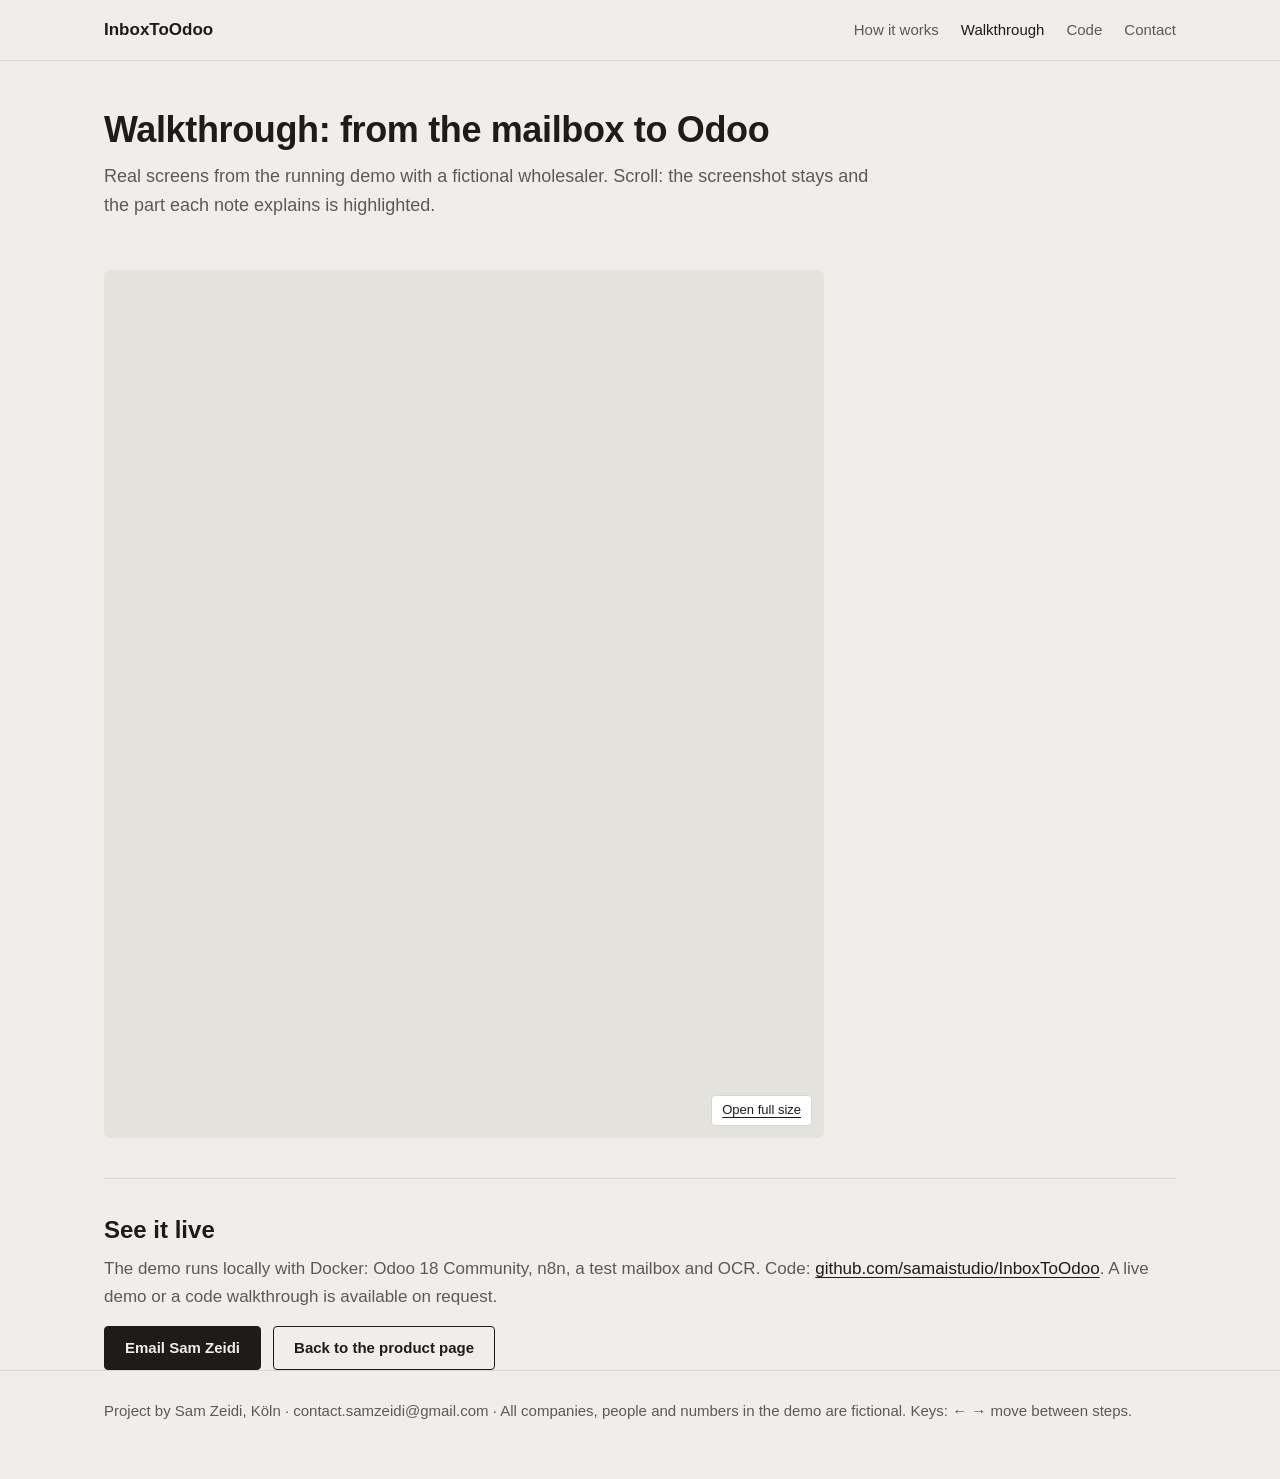
<file: docs/tutorial.template.html>
<!doctype html>
<html lang="en">
<head>
<meta charset="utf-8">
<meta name="viewport" content="width=device-width, initial-scale=1">
<title>InboxToOdoo walkthrough</title>
<meta name="description" content="Nine real screens from the InboxToOdoo demo: supplier invoices and a customer complaint, from the mailbox to the approval mail to the draft in Odoo.">
<link rel="stylesheet" href="style.css">
</head>
<body>
<header class="top"><div class="wrap">
  <a class="brand" href="./">InboxToOdoo</a>
  <nav><a class="hide-s" href="./#how">How it works</a><a class="on" href="tutorial.html">Walkthrough</a><a href="https://github.com/samaistudio/InboxToOdoo">Code</a><a href="./#about">Contact</a></nav>
</div></header>
<main class="wrap">
  <div class="tut-head">
    <h1>Walkthrough: from the mailbox to Odoo</h1>
    <p>Real screens from the running demo with a fictional wholesaler. Scroll: the screenshot stays and the part each note explains is highlighted.</p>
    <div class="index" id="index"></div>
  </div>
  <div class="walk">
    <div class="stagebox" id="stage" aria-hidden="true"><div class="frame" id="frame"><img id="img" alt=""><svg id="veil"></svg></div><div class="hint" id="hint">Scroll to go through the steps</div><a class="full" id="full" href="#">Open full size</a></div>
    <div id="steps"></div>
  </div>
  <div class="endcard">
    <h2 style="margin:0 0 6px;font-size:24px">See it live</h2>
    <p class="muted" style="margin:0">The demo runs locally with Docker: Odoo 18 Community, n8n, a test mailbox and OCR. Code: <a href="https://github.com/samaistudio/InboxToOdoo">github.com/samaistudio/InboxToOdoo</a>. A live demo or a code walkthrough is available on request.</p>
    <div class="actions"><a class="btn primary" href="mailto:contact.samzeidi@gmail.com?subject=InboxToOdoo">Email Sam Zeidi</a><a class="btn" href="./">Back to the product page</a></div>
  </div>
</main>
<footer><div class="wrap">Project by Sam Zeidi, Köln · contact.samzeidi@gmail.com · All companies, people and numbers in the demo are fictional. Keys: ← → move between steps.</div></footer>
<script>
const STEPS = /*STEPS*/[];
const $ = id => document.getElementById(id);
const PAD = 8;
// a light veil, so the rest of the screen stays readable: dark ink at 14 % on a light page, black at 30 % in dark mode
const VEIL = matchMedia('(prefers-color-scheme: dark)').matches ? 'rgba(0,0,0,.3)' : 'rgba(29,28,26,.14)';
const reduce = matchMedia('(prefers-reduced-motion: reduce)').matches;
// one SVG overlay: a light veil with a hole only where the active note points (one or more parts), outlined.
// active = -1 (the stacked phone view) cuts out every note, so the numbers still have something to point at.
const veil = (s, active) => {
  const R = r => [r[0] - PAD, r[1] - PAD, r[2] + 2 * PAD, r[3] + 2 * PAD];
  const parts = s.notes.flatMap((n, k) => (active === -1 || k === active) ? (n.parts || [n.r]).map(R) : []);
  const holes = parts.map(([x, y, w, h]) => `<rect x="${x}" y="${y}" width="${w}" height="${h}" rx="6" fill="black"/>`).join('');
  const lines = parts.map(([x, y, w, h]) => `<rect x="${x}" y="${y}" width="${w}" height="${h}" rx="6" fill="none" stroke="#1d1c1a" stroke-width="${active === -1 ? 1.5 : 3}" vector-effect="non-scaling-stroke"/>`).join('');
  return `<defs><mask id="m${s.i}${active}"><rect width="${s.w}" height="${s.h}" fill="white"/>${holes}</mask></defs><rect width="${s.w}" height="${s.h}" fill="${VEIL}" mask="url(#m${s.i}${active})"/>${lines}`;
};
// number markers sit in the gutter left of the outlined box, level with its top edge, so they never cover content
// (boxes that start at the very left edge get the marker in the first 26 px, where the screens have only padding)
const marks = (s, active) => s.notes.map((n, k) => { const x = Math.max(13, n.r[0] - PAD - 17), y = n.r[1] - PAD + 13;
  return `<div class="mark${k === active ? ' on' : ''}" style="left:${x / s.w * 100}%;top:${y / s.h * 100}%">${k + 1}</div>`; }).join('');

// phones: under each note a cut-out of the part it explains, from the 390 px capture where there is one
// (it reflows like a phone mail and stays readable), else from the desktop screen
const crop = (s, k) => {
  // a note can ask for the desktop screen (m.notes[k] null), e.g. when the phone layout hides the part it explains
  const useM = s.m && s.m.notes[k], P = useM ? s.m : s, n = P.notes[k], pad = 12;
  let [x, y, w, h] = useM ? [0, n.r[1] - pad, P.w, n.r[3] + 2 * pad] : [n.r[0] - pad, n.r[1] - pad, n.r[2] + 2 * pad, n.r[3] + 2 * pad];
  // a small part of a desktop screen is shown with some context around it, not blown up
  if (!useM && w < 360) { x = Math.max(0, x - (360 - w) / 2); w = 360; }
  x = Math.max(0, x); y = Math.max(0, y); w = Math.min(P.w - x, w); h = Math.min(P.h - y, h);
  const lines = (n.parts || [n.r]).map(([a, b, c, d]) => [Math.max(2, a - PAD), b - PAD, Math.min(P.w - 2, a + c + PAD), d + 2 * PAD])
    .map(([a, b, r, d]) => `<rect x="${a}" y="${b}" width="${r - a}" height="${d}" rx="6" fill="none" stroke="#1d1c1a" stroke-width="2" vector-effect="non-scaling-stroke"/>`).join('');
  return `<a class="crop" href="${P.img}" title="Open the full screenshot" style="aspect-ratio:${w} / ${h}"><span style="width:${P.w / w * 100}%;transform:translate(${-x / P.w * 100}%, ${-y / P.h * 100}%)"><img src="${P.img}" alt="" loading="lazy" width="${P.w}" height="${P.h}"><svg viewBox="0 0 ${P.w} ${P.h}">${lines}</svg></span></a>`;
};
STEPS.forEach((s, i) => { s.i = i; new Image().src = s.img; });
$('index').innerHTML = STEPS.map((s, i) => `<a href="#step-${i + 1}" data-i="${i}" title="${s.title}">${i + 1}</a>`).join('');
$('steps').innerHTML = STEPS.map((s, i) => `<article class="step" id="step-${i + 1}">
  <div class="k">Step ${i + 1} of ${STEPS.length}</div><h2>${s.title}</h2><p>${s.intro || ''}</p>
  <div class="inline"><a class="pic" href="${s.img}" title="Open the full-size screenshot"><img src="${s.img}" alt="${s.title}" loading="lazy" width="${s.w}" height="${s.h}"><svg viewBox="0 0 ${s.w} ${s.h}" preserveAspectRatio="none">${veil(s, -1)}</svg>${marks(s, -1)}</a></div>
  ${s.notes.map((n, k) => `<div class="note" data-s="${i}" data-n="${k}"><div class="n">${k + 1}</div><div><b>${n.t}</b><span>${n.d}</span></div>${crop(s, k)}</div>`).join('')}
  <p class="whole"><a href="${(s.m || s).img}">Open the whole screenshot</a></p>
</article>`).join('');

const notes = [...document.querySelectorAll('.note')];
let cur = { s: -1, n: -1 };
function show(si, ni) {
  if (si === cur.s && ni === cur.n) return;
  const s = STEPS[si], frame = $('frame'), changed = si !== cur.s, first = cur.s === -1;
  cur = { s: si, n: ni };
  notes.forEach(e => e.classList.toggle('on', +e.dataset.s === si && +e.dataset.n === ni));
  document.querySelectorAll('#index a').forEach(a => a.classList.toggle('on', +a.dataset.i === si));
  const place = () => {
    const box = $('stage').getBoundingClientRect(), m = 16;
    const sc = Math.min(1, (box.width - 2 * m) / s.w);
    const W = s.w * sc, H = s.h * sc, r = s.notes[ni].r;
    const x = (box.width - W) / 2;
    let y = m; // top-aligned, so a short screen does not float in the middle
    if (H > box.height - 2 * m) { y = box.height / 2 - (r[1] + r[3] / 2) * sc; y = Math.min(m, Math.max(box.height - H - m, y)); }
    frame.style.width = s.w + 'px'; frame.style.height = s.h + 'px';
    frame.style.transform = `translate(${x}px, ${y}px) scale(${sc})`;
    $('veil').setAttribute('viewBox', `0 0 ${s.w} ${s.h}`);
    $('veil').innerHTML = veil(s, ni);
    frame.querySelectorAll('.mark').forEach(e => e.remove());
    frame.insertAdjacentHTML('beforeend', marks(s, ni));
  };
  $('full').href = s.img;
  if (changed && !reduce && !first) {
    frame.classList.add('fade');
    setTimeout(() => { frame.style.transition = 'none'; $('img').src = s.img; place(); frame.offsetWidth; frame.style.transition = ''; frame.classList.remove('fade'); }, 180);
  } else { if (changed) $('img').src = s.img; place(); }
}
// the active note is the one closest to a line a little above the middle of the window
function pick() {
  const line = innerHeight * 0.42;
  let best = notes[0], d = Infinity;
  for (const e of notes) { const r = e.getBoundingClientRect(); const dd = Math.abs((r.top + r.bottom) / 2 - line); if (dd < d) { d = dd; best = e; } }
  show(+best.dataset.s, +best.dataset.n);
}
let ticking = false;
addEventListener('scroll', () => { if (!ticking) { ticking = true; requestAnimationFrame(() => { ticking = false; pick(); }); } if (scrollY > 200) { $('hint').style.display = 'none'; $('full').style.display = 'block'; } }, { passive: true });
addEventListener('resize', () => { const c = cur; cur = { s: c.s, n: -1 }; show(c.s, c.n); });
const go = el => el.scrollIntoView({ behavior: reduce ? 'auto' : 'smooth', block: 'center' });
notes.forEach(e => e.addEventListener('click', () => { if (innerWidth >= 1100) go(e); }));
$('index').addEventListener('click', e => { const a = e.target.closest('a'); if (!a) return; e.preventDefault();
  const el = $('step-' + (+a.dataset.i + 1)); el.scrollIntoView({ behavior: reduce ? 'auto' : 'smooth', block: 'start' }); history.replaceState(null, '', a.getAttribute('href')); });
document.addEventListener('keydown', e => {
  if (e.key !== 'ArrowRight' && e.key !== 'ArrowLeft') return;
  const i = Math.max(0, Math.min(STEPS.length - 1, cur.s + (e.key === 'ArrowRight' ? 1 : -1)));
  $('step-' + (i + 1)).scrollIntoView({ behavior: reduce ? 'auto' : 'smooth', block: 'start' });
});
show(0, 0);
if (location.hash) setTimeout(pick, 300);
</script>
</body>
</html>
</file>
<file: docs/style.css>
/* InboxToOdoo product page and walkthrough. Same warm light ground as the approval mails; graphite in dark mode. */
:root {
  --bg: #efeeea; --surface: #ffffff; --soft: #f6f5f2; --mat: #e4e2dc; --line: #d9d6cf; --ink: #1d1c1a; --muted: #5c5a55;
  --ok: #24663b; --look: #8f8230; --stop: #a3231a;
  --font: -apple-system, BlinkMacSystemFont, "Segoe UI", Helvetica, Arial, sans-serif;
  --ease: cubic-bezier(.2, .8, .2, 1);
  color-scheme: light;
}
@media (prefers-color-scheme: dark) {
  :root { --bg: #18181a; --surface: #222225; --soft: #26262a; --mat: #2c2c30; --line: #36363b; --ink: #e9e7e2; --muted: #a3a09a; color-scheme: dark; }
}
* { box-sizing: border-box; }
html { background: var(--bg); -webkit-text-size-adjust: 100%; }
body { margin: 0; background: var(--bg); color: var(--ink); font-family: var(--font); font-size: 17px; line-height: 1.6; -webkit-font-smoothing: antialiased; }
a { color: var(--ink); text-underline-offset: 3px; text-decoration-thickness: 1px; }
a:hover { text-decoration-thickness: 2px; }
img { max-width: 100%; height: auto; }
.wrap { max-width: 1120px; margin: 0 auto; padding: 0 24px; }
.muted { color: var(--muted); }

header.top { border-bottom: 1px solid var(--line); background: var(--bg); }
header.top .wrap { display: flex; align-items: center; justify-content: space-between; height: 60px; gap: 16px; }
.brand { font-weight: 650; color: var(--ink); text-decoration: none; font-size: 17px; }
nav { display: flex; gap: 22px; }
nav a { color: var(--muted); text-decoration: none; font-size: 15px; }
nav a:hover, nav a.on { color: var(--ink); }

.btn { display: inline-block; padding: 12px 20px; border: 1px solid var(--ink); border-radius: 4px; background: transparent; color: var(--ink);
  font: 600 15px/1.2 var(--font); text-decoration: none; cursor: pointer; transition: background-color .15s var(--ease), color .15s var(--ease), transform .09s var(--ease); }
.btn.primary { background: var(--ink); color: var(--bg); }
.btn:hover { background: var(--ink); color: var(--bg); text-decoration: none; }
.btn.primary:hover { opacity: .88; }
.btn:active { transform: translateY(1px); }

.hero { padding: 64px 0 36px; max-width: 780px; }
.hero h1 { font-size: 44px; line-height: 1.12; margin: 0 0 16px; font-weight: 650; letter-spacing: -.015em; }
.hero p.lead { font-size: 20px; line-height: 1.5; color: var(--muted); margin: 0; }
.hero .actions { margin-top: 28px; display: flex; gap: 12px; flex-wrap: wrap; }
.hero .meta { margin-top: 22px; font-size: 15px; color: var(--muted); }

/* screenshots sit on a mat so the white mails do not glare on the dark theme */
.mat { background: var(--mat); border-radius: 6px; padding: 28px; }
.mat img { display: block; margin: 0 auto; border: 1px solid var(--line); border-radius: 4px; background: #fff; }
.hero-shot { position: relative; max-height: 660px; overflow: hidden; margin-bottom: 56px; }
.hero-shot img { width: 760px; }
.hero-shot .more { position: absolute; left: 0; right: 0; bottom: 0; padding: 14px 28px; background: var(--mat); border-top: 1px solid var(--line); font-size: 15px; display: flex; justify-content: space-between; gap: 12px; flex-wrap: wrap; }

section { padding: 56px 0; border-top: 1px solid var(--line); }
section > h2 { font-size: 26px; line-height: 1.25; font-weight: 650; margin: 0 0 10px; letter-spacing: -.01em; }
section > p.sub { margin: 0 0 28px; color: var(--muted); max-width: 720px; }
h3 { font-size: 18px; line-height: 1.35; font-weight: 650; margin: 0 0 10px; }
.cols { display: grid; grid-template-columns: 1fr 1fr; gap: 40px; }
ul.plain { list-style: none; padding: 0; margin: 0; }
ul.plain li { padding: 9px 0; border-bottom: 1px solid var(--line); }
ul.plain li:last-child { border-bottom: none; }

/* the two flows as numbered steps; the one human step is the only filled box */
.flow { margin: 0 0 30px; }
.flow h3 { margin-bottom: 12px; }
ol.steps { list-style: none; margin: 0; padding: 0; display: grid; grid-template-columns: repeat(4, 1fr); gap: 28px; counter-reset: s; }
ol.steps li { position: relative; background: var(--surface); border: 1px solid var(--line); border-radius: 4px; padding: 16px 18px 18px; counter-increment: s; }
ol.steps li::before { content: counter(s); display: block; font-size: 13px; color: var(--muted); margin-bottom: 4px; }
ol.steps li:not(:last-child)::after { content: "→"; position: absolute; right: -22px; top: 50%; transform: translateY(-50%); color: var(--muted); font-size: 16px; }
ol.steps li b { display: block; font-size: 16px; line-height: 1.35; margin-bottom: 4px; }
ol.steps li span { display: block; font-size: 15px; line-height: 1.5; color: var(--muted); }
ol.steps li.human { background: var(--ink); border-color: var(--ink); color: var(--bg); }
ol.steps li.human::before, ol.steps li.human span { color: var(--bg); opacity: .8; }

/* real screens from the build */
.build { display: grid; grid-template-columns: minmax(0, 1fr); gap: 44px; }
.build .label { display: flex; justify-content: space-between; align-items: baseline; gap: 6px 16px; flex-wrap: wrap; margin-bottom: 12px; }
.build .label h3 { margin: 0; }
.build .label span { color: var(--muted); font-size: 15px; }
.wf-more { margin: 10px 0 0; font-size: 15px; }
.shot { display: block; width: 100%; border: 1px solid var(--line); border-radius: 4px; background: #fff; }

table { width: 100%; border-collapse: collapse; font-size: 16px; }
th { text-align: left; color: var(--muted); font-weight: 500; font-size: 14px; border-bottom: 1px solid var(--ink); padding: 8px 16px 8px 0; }
td { border-bottom: 1px solid var(--line); padding: 10px 16px 10px 0; vertical-align: top; }
td.v { white-space: nowrap; }
.tag { display: inline-block; font-size: 13px; font-weight: 600; line-height: 1.5; padding: 0 7px; border-radius: 3px; border: 1px solid currentColor; }
.tag.ok { color: var(--ok); } .tag.look { color: var(--look); } .tag.stop { color: var(--stop); }
@media (prefers-color-scheme: dark) { .tag.ok { color: #6fbf8a; } .tag.look { color: #cdbd62; } .tag.stop { color: #e2776c; } }
.tables { display: grid; grid-template-columns: 1fr 1fr; gap: 40px; }

video { display: block; width: 100%; border-radius: 6px; background: #000; }
.about { display: grid; grid-template-columns: 1.2fr 1fr; gap: 40px; }
.about .card { background: var(--surface); border: 1px solid var(--line); border-radius: 6px; padding: 24px 26px; }
.about .card p { margin: 0 0 10px; }
.about .card p:last-child { margin: 0; }
footer { border-top: 1px solid var(--line); padding: 28px 0 56px; color: var(--muted); font-size: 15px; }

@media (max-width: 900px) {
  ol.steps { grid-template-columns: 1fr; gap: 26px; }
  ol.steps li:not(:last-child)::after { content: "↓"; right: auto; left: 50%; top: auto; bottom: -25px; transform: translateX(-50%); }
  .cols, .tables, .about { grid-template-columns: 1fr; }
}
@media (max-width: 640px) {
  .wrap { padding: 0 16px; }
  .hero { padding: 40px 0 28px; }
  .hero h1 { font-size: 32px; }
  .hero p.lead { font-size: 18px; }
  nav { gap: 14px; } nav a.hide-s { display: none; }
  .mat { padding: 10px; }
  .hero-shot { max-height: none; margin-bottom: 44px; }
  .hero-shot img { width: 100%; height: auto; }
  .hero-shot .more { position: static; margin: 10px -10px -10px; padding: 12px 14px; font-size: 14px; }
  section { padding: 44px 0; }
  td.v { white-space: normal; }
}

/* ---------- walkthrough: the picture stays, the notes scroll ---------- */
.tut-head { padding: 48px 0 28px; max-width: 780px; }
.tut-head h1 { font-size: 36px; line-height: 1.15; margin: 0 0 12px; font-weight: 650; letter-spacing: -.01em; }
.tut-head p { margin: 0; color: var(--muted); font-size: 18px; }
.index { display: flex; flex-wrap: wrap; gap: 6px; margin-top: 22px; }
.index a { min-width: 34px; height: 34px; padding: 0 8px; display: inline-flex; align-items: center; justify-content: center; border: 1px solid var(--line); border-radius: 4px; text-decoration: none; font-size: 14px; color: var(--muted); background: var(--surface); transition: background-color .15s var(--ease), color .15s var(--ease); }
.index a:hover { border-color: var(--ink); color: var(--ink); }
.index a.on { background: var(--ink); color: var(--bg); border-color: var(--ink); }

.walk { display: grid; grid-template-columns: minmax(0, 1fr) 320px; gap: 32px; align-items: start; padding-bottom: 40px; }
.stagebox { position: sticky; top: 16px; height: calc(100vh - 32px); background: var(--mat); border-radius: 6px; overflow: hidden; }
.stagebox .frame { position: absolute; left: 0; top: 0; transform-origin: 0 0; transition: transform .5s var(--ease), opacity .25s var(--ease); }
.stagebox .frame.fade { opacity: 0; }
.stagebox img { display: block; width: 100%; height: 100%; border: 1px solid var(--line); background: #fff; }
.stagebox svg { position: absolute; inset: 0; width: 100%; height: 100%; pointer-events: none; overflow: visible; }
.stagebox .full { display: none; position: absolute; right: 12px; bottom: 12px; background: var(--surface); border: 1px solid var(--line); border-radius: 4px; font-size: 13px; padding: 4px 10px; }
.stagebox .hint { position: absolute; right: 12px; bottom: 12px; background: var(--surface); color: var(--muted); border: 1px solid var(--line); border-radius: 4px; font-size: 13px; padding: 4px 10px; }
.mark { position: absolute; width: 26px; height: 26px; margin: -13px 0 0 -13px; border-radius: 50%; background: #fff; color: #1d1c1a; border: 1.5px solid #1d1c1a; font: 600 13px/23px var(--font); text-align: center; transition: background-color .2s, color .2s; }
.mark.on { background: #1d1c1a; color: #fff; }

.step { padding: 0 0 22vh; }
.step:last-of-type { padding-bottom: 28vh; }
.step .k { font-size: 14px; color: var(--muted); margin-bottom: 4px; }
.step h2 { font-size: 24px; line-height: 1.25; margin: 0 0 8px; font-weight: 650; }
.step { scroll-margin-top: 24px; }
.step > p { margin: 0 0 18px; color: var(--muted); }
.step .inline { display: none; }
.note { display: grid; grid-template-columns: 28px 1fr; gap: 12px; padding: 14px; margin: 0 0 8px; border: 1px solid var(--line); border-radius: 4px; cursor: pointer; transition: background-color .2s var(--ease), border-color .2s var(--ease); }
.note .n { width: 26px; height: 26px; border-radius: 50%; border: 1.5px solid var(--muted); color: var(--muted); font-size: 13px; line-height: 23px; text-align: center; font-weight: 600; }
.note b { display: block; font-weight: 650; line-height: 1.4; }
.note span { display: block; color: var(--muted); font-size: 15px; line-height: 1.5; margin-top: 2px; }
.note.on { background: var(--surface); border-color: var(--ink); }
.note.on .n { background: var(--ink); color: var(--bg); border-color: var(--ink); }
.note .crop, .step .whole { display: none; }
.endcard { border-top: 1px solid var(--line); padding: 32px 0 0; }
.endcard .actions { display: flex; gap: 12px; flex-wrap: wrap; margin-top: 16px; }

@media (max-width: 1099px) {
  .walk { grid-template-columns: 1fr; gap: 0; }
  .stagebox { display: none; }
  .step { padding: 0 0 56px; }
  .step:last-of-type { padding-bottom: 40px; }
  .step .inline { display: block; margin: 0 0 16px; background: var(--mat); border-radius: 6px; padding: 8px; }
  .step .inline .pic { position: relative; display: block; }
  .step .inline img { display: block; width: 100%; border: 1px solid var(--line); background: #fff; }
  .step .inline svg { position: absolute; inset: 0; width: 100%; height: 100%; pointer-events: none; }
  .step .inline .mark { width: 22px; height: 22px; margin: -11px 0 0 -11px; font-size: 12px; line-height: 19px; }
  .note { cursor: default; }
}
@media (max-width: 640px) {
  .tut-head h1 { font-size: 28px; } .tut-head { padding: 32px 0 20px; }
  /* phones: no whole screen per step (too small to read); a readable cut-out under each note instead */
  .step .inline { display: none; }
  .note { grid-template-columns: 26px 1fr; gap: 10px; }
  .note .crop { display: block; grid-column: 1 / -1; position: relative; overflow: hidden; border: 1px solid var(--line); border-radius: 4px; background: #fff; margin-top: 6px; }
  .note .crop { box-sizing: content-box; } /* aspect-ratio then applies to the picture area, not the border */
  .note .crop span { position: absolute; left: 0; top: 0; display: block; }
  .note .crop img { display: block; width: 100%; height: auto; }
  .note .crop svg { position: absolute; inset: 0; width: 100%; height: 100%; pointer-events: none; }
  .step .whole { display: block; margin: 4px 0 0; font-size: 15px; }
}
@media (prefers-reduced-motion: reduce) { .stagebox .frame, .btn, .note, .index a { transition: none; } }
code { font-family: ui-monospace, SFMono-Regular, Menlo, Consolas, monospace; font-size: .92em; }
</file>
